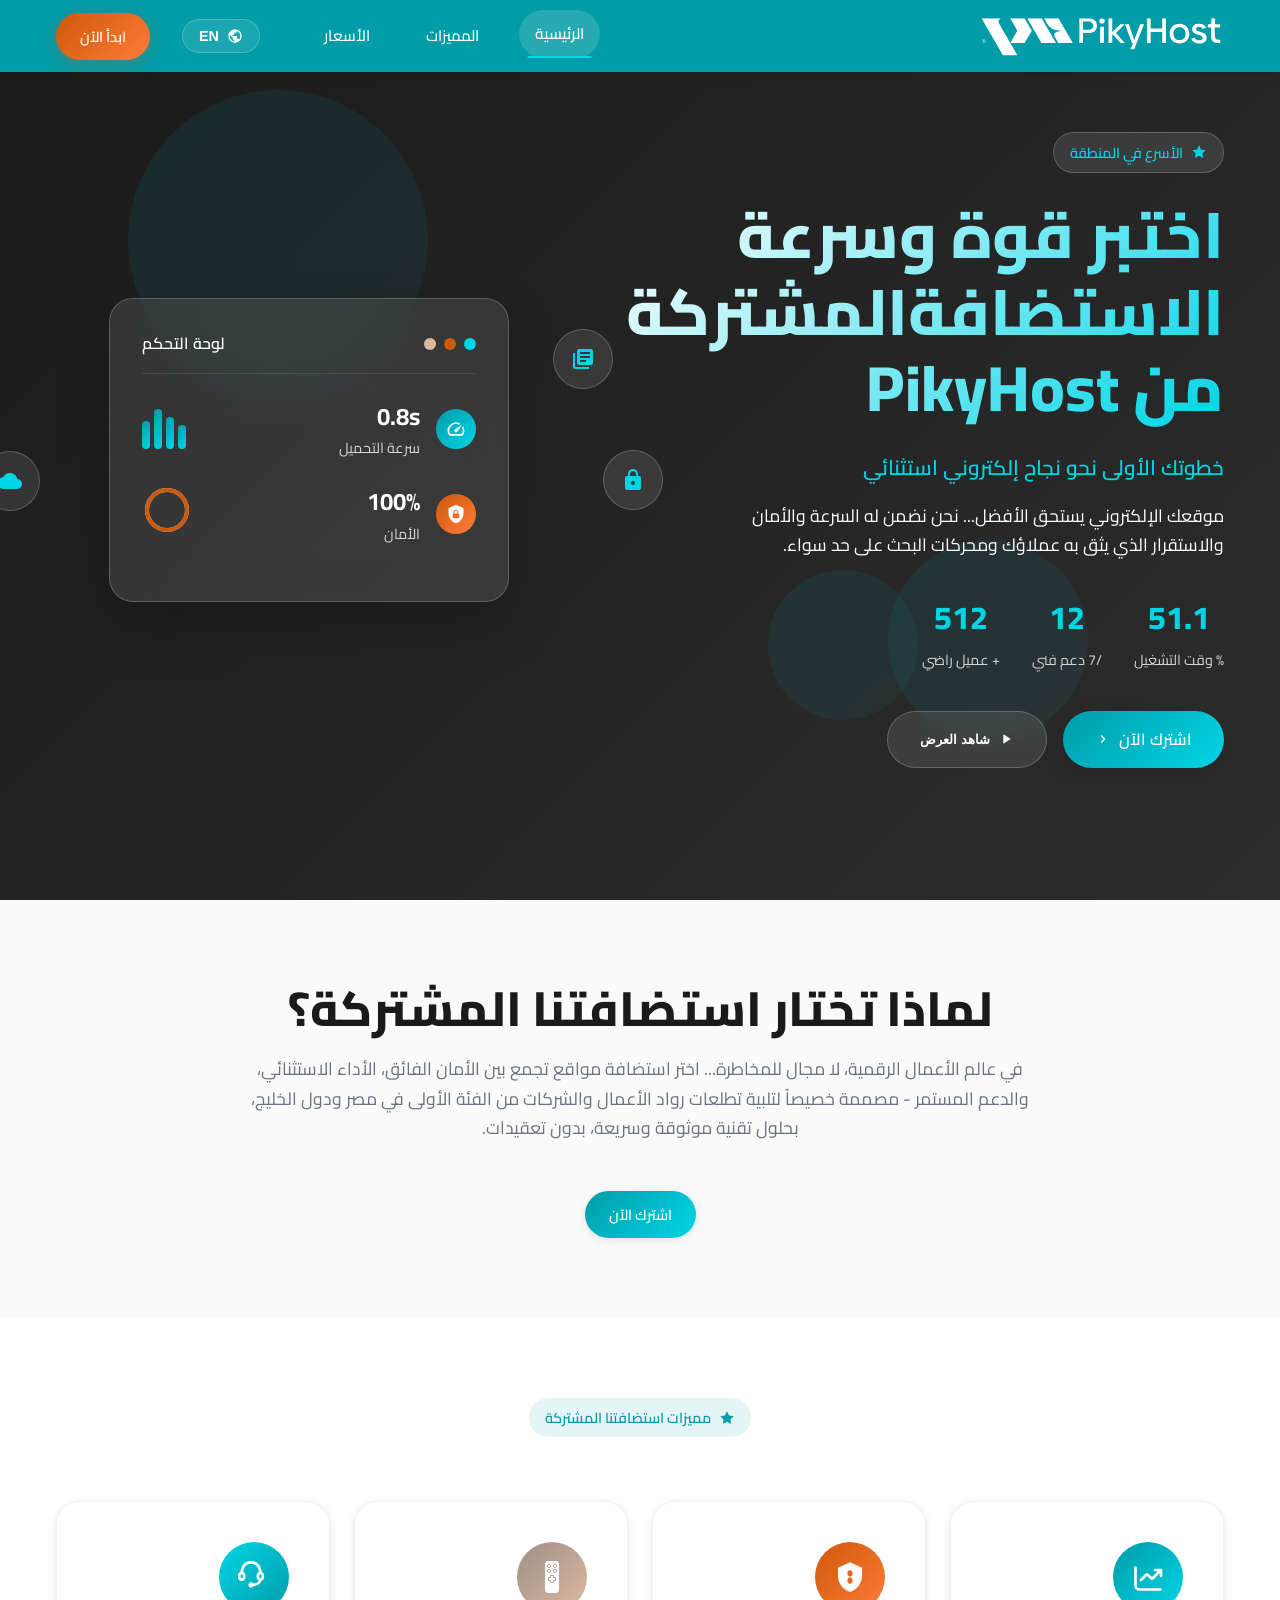
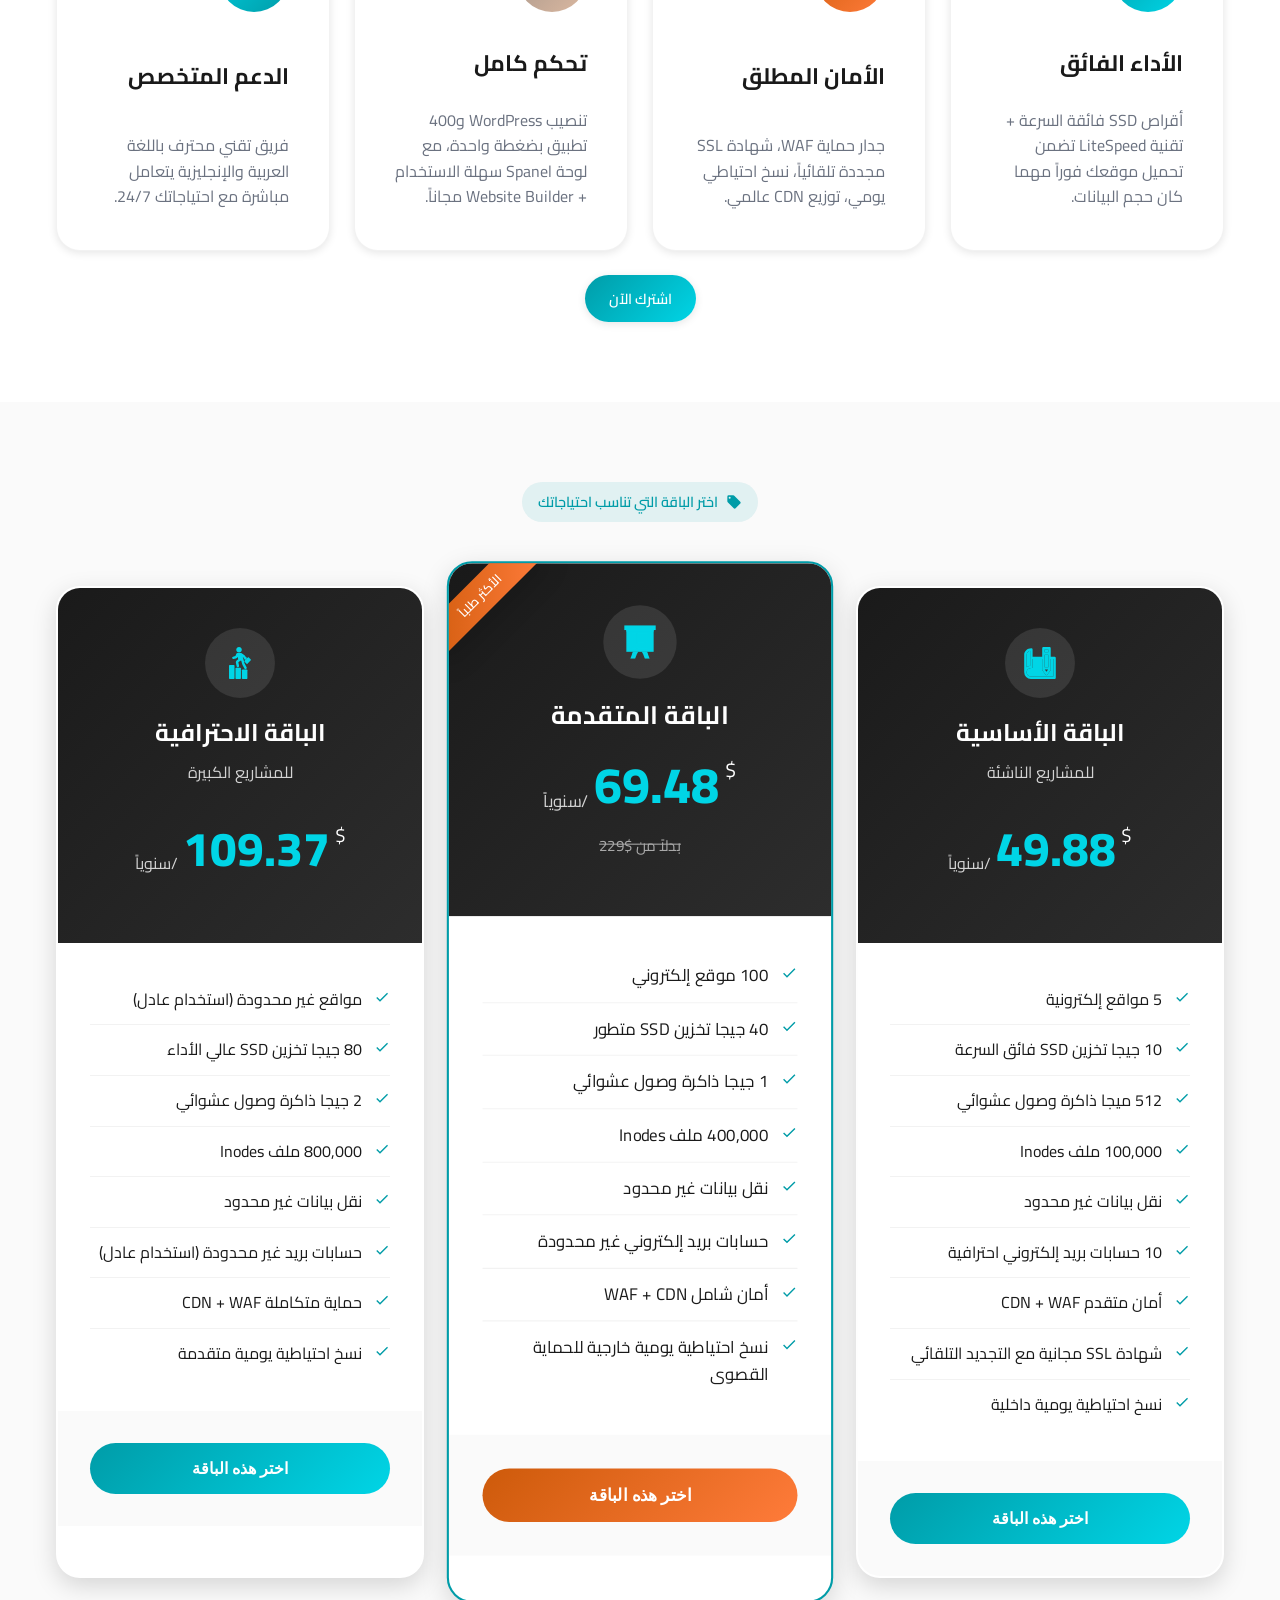
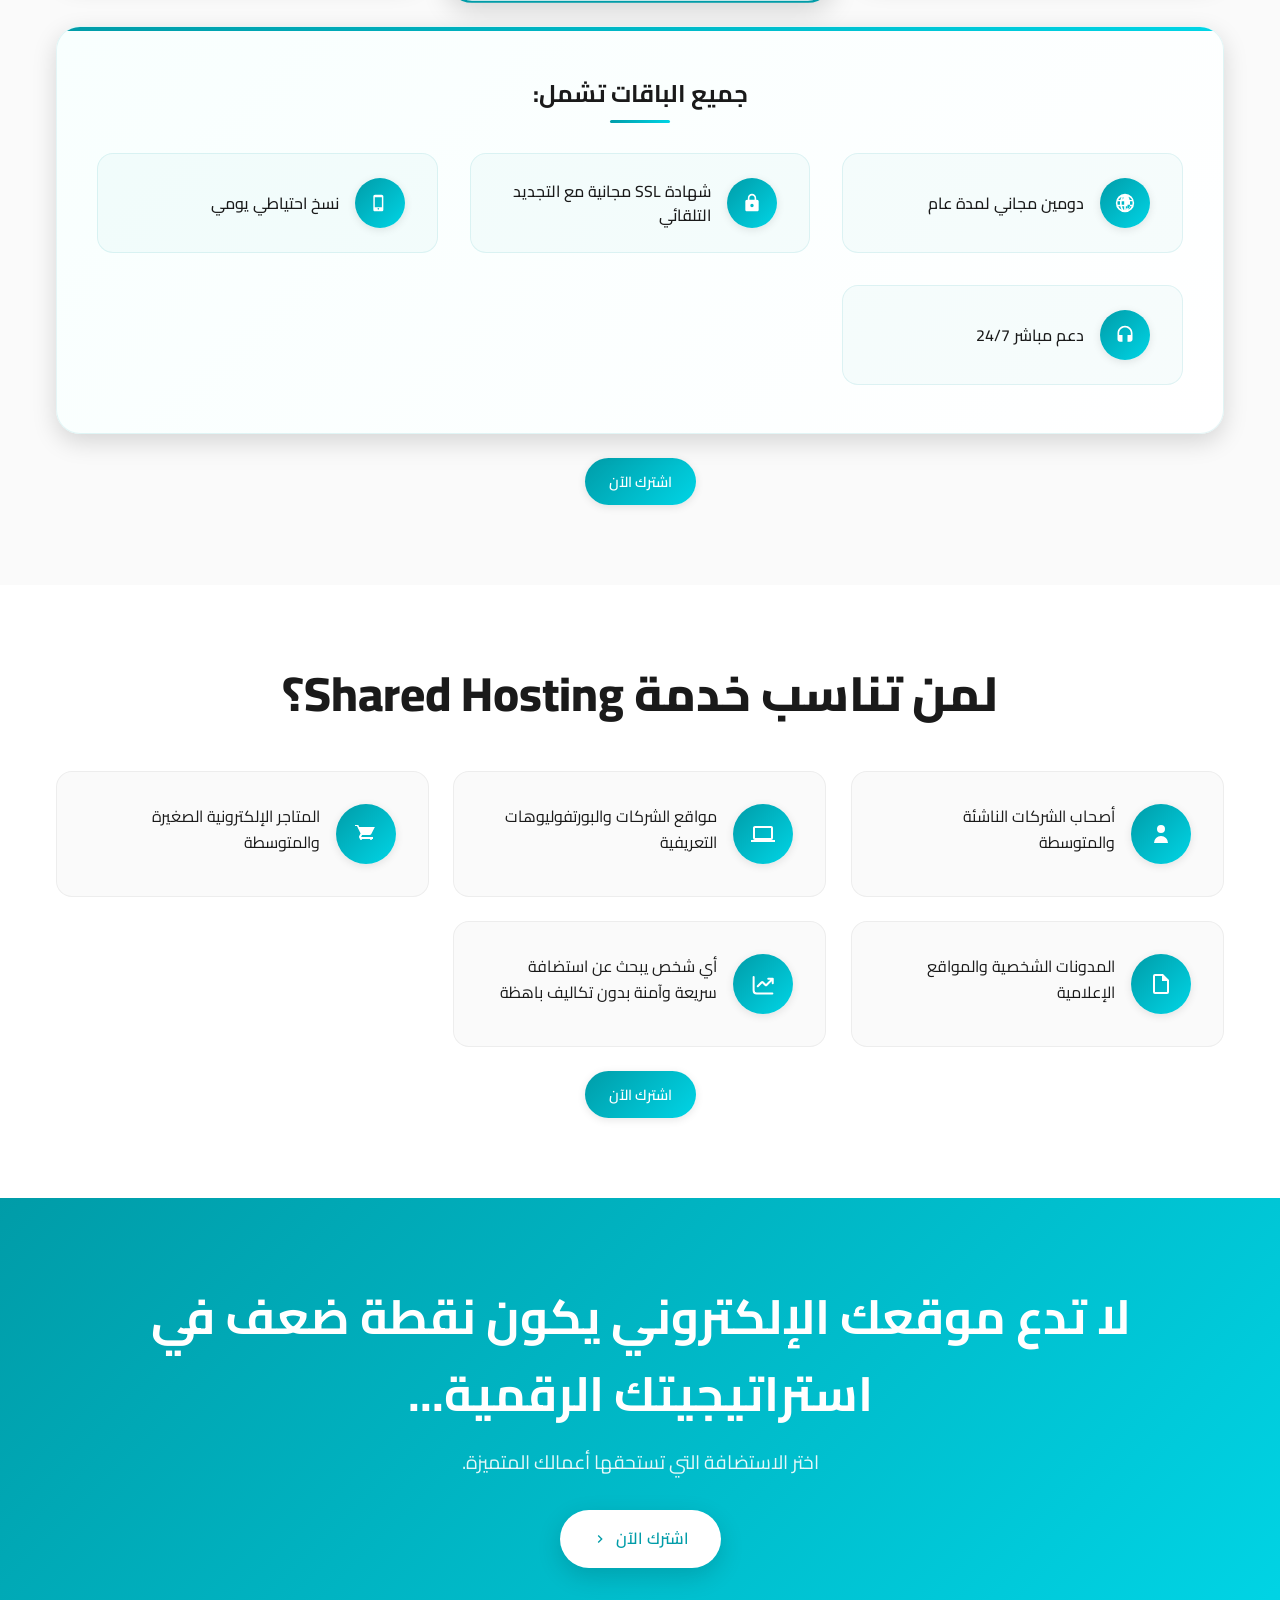
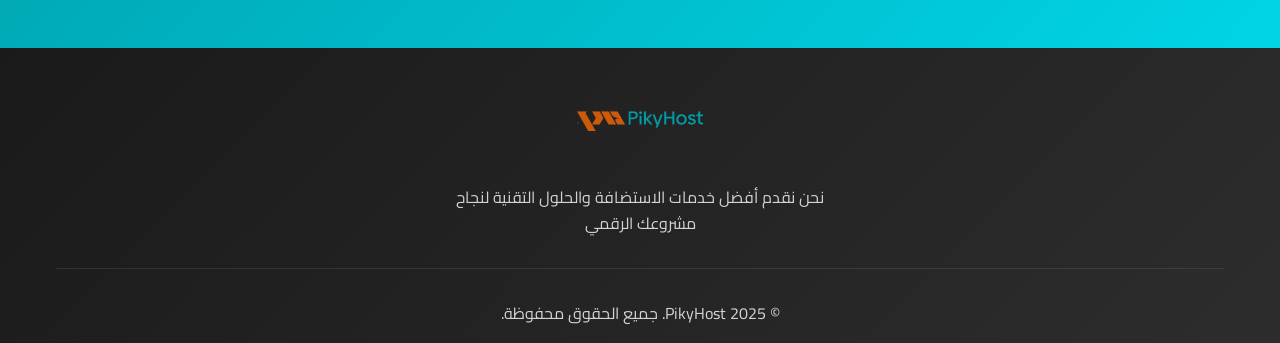
<file: index.html>
<!DOCTYPE html>
<html lang="ar" dir="rtl">
  <head>
    <meta charset="UTF-8" />
    <meta name="viewport" content="width=device-width, initial-scale=1.0" />
    <title>PikyHost - استضافة مواقع موثوقة وسريعة</title>

    <!-- Performance Optimizations -->
    <link
      rel="preload"
      href="https://fonts.googleapis.com/css2?family=Cairo:wght@400;600;700&family=Inter:wght@400;600;700&display=swap"
      as="style"
    />
    <link rel="preconnect" href="https://fonts.googleapis.com" />
    <link rel="preconnect" href="https://fonts.gstatic.com" crossorigin />

    <!-- Critical CSS Inline -->
    <style>
      :root {
        --primary: #009ca8;
        --secondary: #cd5a0a;
        --accent1: #9e9086;
        --accent2: #00d5e6;
        --accent3: #dcb9a1;
        --text-dark: #1a1a1a;
        --text-light: #fff;
        --text-muted: #6b7280;
        --bg-light: #fafafa;
        --gradient-primary: linear-gradient(
          135deg,
          var(--primary) 0%,
          var(--accent2) 100%
        );
        --gradient-secondary: linear-gradient(
          135deg,
          var(--secondary) 0%,
          #ff7b3a 100%
        );
        --gradient-dark: linear-gradient(135deg, #1a1a1a 0%, #2d2d2d 100%);
        --shadow-sm: 0 2px 8px rgba(0, 0, 0, 0.1);
        --shadow-md: 0 8px 25px rgba(0, 0, 0, 0.15);
        --shadow-lg: 0 15px 35px rgba(0, 0, 0, 0.2);
        --border-radius: 16px;
        --transition: all 0.3s cubic-bezier(0.4, 0, 0.2, 1);
      }
      * {
        margin: 0;
        padding: 0;
        box-sizing: border-box;
      }
      body {
        font-family: Cairo, sans-serif;
        line-height: 1.6;
        color: var(--text-dark);
        overflow-x: hidden;
        background: var(--bg-light);
      }
      body[dir="ltr"] {
        font-family: Inter, sans-serif;
      }
      .loading-screen {
        position: fixed;
        top: 0;
        left: 0;
        width: 100%;
        height: 100%;
        background: var(--gradient-dark);
        display: flex;
        align-items: center;
        justify-content: center;
        z-index: 9999;
        transition: opacity 0.5s ease, visibility 0.5s ease;
      }
      .navbar {
        background: var(--primary);
        padding: 1rem 0;
        position: fixed;
        top: 0;
        width: 100%;
        z-index: 1000;
        transition: var(--transition);
      }
      .hero-section {
        min-height: 100vh;
        display: flex;
        align-items: center;
        position: relative;
        overflow: hidden;
        background: var(--gradient-dark);
      }
      .hero-content {
        position: relative;
        z-index: 3;
        color: var(--text-light);
      }
      .container {
        max-width: 1200px;
        margin: 0 auto;
        padding: 0 1rem;
      }
    </style>

    <!-- Load Fonts -->
    <link
      href="https://fonts.googleapis.com/css2?family=Cairo:wght@400;600;700&family=Inter:wght@400;600;700&display=swap"
      rel="stylesheet"
    />

    <!-- Main Stylesheet -->
    <link rel="stylesheet" href="styles.css" />

    <!-- Meta Tags -->
    <meta
      name="description"
      content="اكتشف قوة وسرعة استضافة PikyHost المشتركة - خطوتك الأولى نحو نجاح إلكتروني استثنائي"
    />
    <meta
      name="keywords"
      content="استضافة مواقع, PikyHost, hosting, web hosting"
    />
    <link rel="canonical" href="https://pikyhost.com" />

    <!-- Open Graph -->
    <meta
      property="og:title"
      content="PikyHost - استضافة مواقع موثوقة وسريعة"
    />
    <meta
      property="og:description"
      content="اختبر قوة وسرعة الاستضافة PikyHost المشتركة - خطوتك الأولى نحو نجاح إلكتروني استثنائي"
    />
    <meta property="og:type" content="website" />
    <meta property="og:url" content="https://pikyhost.com" />
  </head>
  <body>
    <!-- Loading Screen -->
    <div class="loading-screen" id="loadingScreen">
      <div class="loading-content">
        <div class="loading-logo">
          <svg width="120" height="60" viewBox="0 0 120 60" fill="none">
            <text
              x="60"
              y="35"
              font-family="Arial"
              font-size="20"
              font-weight="bold"
              fill="white"
              text-anchor="middle"
            >
              PikyHost
            </text>
          </svg>
        </div>
        <div class="loading-spinner"></div>
        <p class="loading-text">جاري التحميل...</p>
      </div>
    </div>

    <!-- Navigation -->
    <nav class="navbar" id="mainNavbar">
      <div class="container">
        <div class="navbar-content">
          <!-- Logo -->
          <a class="navbar-brand" href="#" data-aos="fade-right">
            <img
              src="assets/logo.svg"
              alt="PikyHost"
              width="120"
              height="45"
              loading="eager"
            />
          </a>

          <!-- Mobile Toggle Button -->
          <button
            class="navbar-toggler"
            type="button"
            id="navToggler"
            aria-label="Toggle navigation"
          >
            <span class="hamburger-line"></span>
            <span class="hamburger-line"></span>
            <span class="hamburger-line"></span>
          </button>

          <!-- Navigation Menu -->
          <div class="navbar-nav" id="navbarNav">
            <div class="nav-links">
              <a
                class="nav-link active"
                href="#hero"
                data-ar="الرئيسية"
                data-en="Home"
                >الرئيسية</a
              >
              <a
                class="nav-link"
                href="#features"
                data-ar="المميزات"
                data-en="Features"
                >المميزات</a
              >
              <a
                class="nav-link"
                href="#pricing"
                data-ar="الأسعار"
                data-en="Pricing"
                >الأسعار</a
              >
            </div>

            <!-- Language Toggle -->
            <div class="nav-language-toggle">
              <button
                id="navLangToggle"
                class="nav-lang-btn"
                aria-label="Switch language"
              >
                <svg
                  width="16"
                  height="16"
                  viewBox="0 0 24 24"
                  fill="currentColor"
                >
                  <path
                    d="M12 2C6.48 2 2 6.48 2 12s4.48 10 10 10 10-4.48 10-10S17.52 2 12 2zm-1 17.93c-3.94-.49-7-3.85-7-7.93 0-.62.08-1.21.21-1.79L9 15v1c0 1.1.9 2 2 2v1.93zm6.9-2.54c-.26-.81-1-1.39-1.9-1.39h-1v-3c0-.55-.45-1-1-1H8v-2h2c.55 0 1-.45 1-1V7h2c1.1 0 2-.9 2-2v-.41c2.93 1.19 5 4.06 5 7.41 0 2.08-.8 3.97-2.1 5.39z"
                  />
                </svg>
                <span id="navLangText">EN</span>
              </button>
            </div>

            <!-- CTA Button -->
            <div class="nav-cta">
              <a
                href="#pricing"
                class="nav-cta-btn"
                data-ar="ابدأ الآن"
                data-en="Get Started"
                >ابدأ الآن</a
              >
            </div>
          </div>
        </div>
      </div>
    </nav>

    <!-- Hero Section -->
    <section id="hero" class="hero-section">
      <div class="hero-background">
        <div class="hero-shapes">
          <div class="shape shape-1"></div>
          <div class="shape shape-2"></div>
          <div class="shape shape-3"></div>
        </div>
      </div>

      <div class="container">
        <div class="hero-grid">
          <div class="hero-content">
            <div class="hero-badge" data-aos="fade-up" data-aos-delay="100">
              <svg
                width="16"
                height="16"
                viewBox="0 0 24 24"
                fill="currentColor"
              >
                <path
                  d="M12 2l3.09 6.26L22 9.27l-5 4.87 1.18 6.88L12 17.77l-6.18 3.25L7 14.14 2 9.27l6.91-1.01L12 2z"
                />
              </svg>
              <span data-ar="الأسرع في المنطقة" data-en="Fastest in the Region"
                >الأسرع في المنطقة</span
              >
            </div>

            <h1
              class="hero-title"
              data-aos="fade-up"
              data-aos-delay="200"
              data-ar="اختبر قوة وسرعة الاستضافةالمشتركة من PikyHost "
              data-en="Discover the Power and Speed of PikyHost's Shared Hosting"
            >
              اكتشف قوة وسرعة استضافة PikyHost المشتركة
            </h1>

            <p
              class="hero-subtitle"
              data-aos="fade-up"
              data-aos-delay="300"
              data-ar="خطوتك الأولى نحو نجاح إلكتروني استثنائي"
              data-en="Your First Step Towards Exceptional Digital Success"
            >
              خطوتك الأولى نحو نجاح إلكتروني استثنائي
            </p>

            <p
              class="hero-description"
              data-aos="fade-up"
              data-aos-delay="400"
              data-ar="موقعك الإلكتروني يستحق الأفضل... نحن نضمن له السرعة والأمان والاستقرار الذي يثق به عملاؤك ومحركات البحث على حد سواء."
              data-en="Your Website Deserves the Best... We guarantee the speed, security, and stability your clients and search engines can always trust."
            >
              موقعك الإلكتروني يستحق الأفضل... نحن نضمن له السرعة والأمان
              والاستقرار الذي يثق به عملاؤك ومحركات البحث على حد سواء.
            </p>

            <div class="hero-stats" data-aos="fade-up" data-aos-delay="500">
              <div class="stat-item">
                <div class="stat-number" data-count="99.9">0</div>
                <div
                  class="stat-label"
                  data-ar="% وقت التشغيل"
                  data-en="% Uptime"
                >
                  % وقت التشغيل
                </div>
              </div>
              <div class="stat-item">
                <div class="stat-number" data-count="24">0</div>
                <div
                  class="stat-label"
                  data-ar="/7 دعم فني"
                  data-en="/7 Support"
                >
                  7/ دعم فني
                </div>
              </div>
              <div class="stat-item">
                <div class="stat-number" data-count="1000">0</div>
                <div
                  class="stat-label"
                  data-ar="+ عميل راضي"
                  data-en="+ Happy Clients"
                >
                  + عميل راضي
                </div>
              </div>
            </div>

            <div class="hero-buttons" data-aos="fade-up" data-aos-delay="600">
              <a href="#" class="btn-primary-modern" id="heroSubscribeBtn">
                <span data-ar="اشترك الآن" data-en="Subscribe Now"
                  >اشترك الآن</span
                >
                <svg
                  width="16"
                  height="16"
                  viewBox="0 0 24 24"
                  fill="currentColor"
                >
                  <path
                    d="M8.59 16.59L13.17 12 8.59 7.41 10 6l6 6-6 6-1.41-1.41z"
                  />
                </svg>
              </a>
              <button class="btn-secondary-modern" id="heroVideoBtn">
                <svg
                  width="16"
                  height="16"
                  viewBox="0 0 24 24"
                  fill="currentColor"
                >
                  <path d="M8 5v14l11-7z" />
                </svg>
                <span data-ar="شاهد العرض" data-en="Watch Demo"
                  >شاهد العرض</span
                >
              </button>
            </div>
          </div>

          <div class="hero-visual" data-aos="fade-left" data-aos-delay="700">
            <div class="hero-card floating">
              <div class="card-header">
                <div class="card-dots">
                  <span></span>
                  <span></span>
                  <span></span>
                </div>
                <div
                  class="card-title"
                  data-ar="لوحة التحكم"
                  data-en="Control Panel"
                >
                  لوحة التحكم
                </div>
              </div>
              <div class="card-content">
                <div class="metric-row">
                  <div class="metric">
                    <div class="metric-icon primary">
                      <svg
                        width="20"
                        height="20"
                        viewBox="0 0 24 24"
                        fill="currentColor"
                      >
                        <path
                          d="M20.38 8.57l-1.23 1.85a8 8 0 0 1-.22 7.58H5.07A8 8 0 0 1 15.58 6.85l1.85-1.23A10 10 0 0 0 3.35 19a2 2 0 0 0 1.72 1h13.85a2 2 0 0 0 1.74-1 10 10 0 0 0-.27-10.44z"
                        />
                        <path
                          d="M10.59 15.41a2 2 0 0 0 2.83 0l5.66-8.49-8.49 5.66a2 2 0 0 0 0 2.83z"
                        />
                      </svg>
                    </div>
                    <div class="metric-info">
                      <div class="metric-value">0.8s</div>
                      <div
                        class="metric-label"
                        data-ar="سرعة التحميل"
                        data-en="Load Time"
                      >
                        سرعة التحميل
                      </div>
                    </div>
                  </div>
                  <div class="metric-chart">
                    <div class="chart-bar" style="height: 60%"></div>
                    <div class="chart-bar" style="height: 80%"></div>
                    <div class="chart-bar" style="height: 100%"></div>
                    <div class="chart-bar" style="height: 70%"></div>
                  </div>
                </div>

                <div class="metric-row">
                  <div class="metric">
                    <div class="metric-icon secondary">
                      <svg
                        width="20"
                        height="20"
                        viewBox="0 0 24 24"
                        fill="currentColor"
                      >
                        <path
                          d="M12,1L3,5V11C3,16.55 6.84,21.74 12,23C17.16,21.74 21,16.55 21,11V5L12,1M12,7C13.4,7 14.8,8.6 14.8,10V11.5C15.4,11.5 16,12.4 16,13V16C16,16.6 15.6,17 15,17H9C8.4,17 8,16.6 8,16V13C8,12.4 8.4,11.5 9,11.5V10C9,8.6 10.6,7 12,7M12,8.2C11.2,8.2 10.2,8.7 10.2,10V11.5H13.8V10C13.8,8.7 12.8,8.2 12,8.2Z"
                        />
                      </svg>
                    </div>
                    <div class="metric-info">
                      <div class="metric-value">100%</div>
                      <div
                        class="metric-label"
                        data-ar="الأمان"
                        data-en="Security"
                      >
                        الأمان
                      </div>
                    </div>
                  </div>
                  <div class="progress-ring">
                    <svg width="50" height="50">
                      <circle
                        cx="25"
                        cy="25"
                        r="20"
                        stroke="#e0e0e0"
                        stroke-width="4"
                        fill="none"
                      />
                      <circle
                        cx="25"
                        cy="25"
                        r="20"
                        stroke="var(--secondary)"
                        stroke-width="4"
                        fill="none"
                        stroke-dasharray="125.6"
                        stroke-dashoffset="0"
                        class="progress-circle"
                      />
                    </svg>
                  </div>
                </div>
              </div>
            </div>

            <div class="floating-elements">
              <div class="floating-element element-1">
                <svg
                  width="24"
                  height="24"
                  viewBox="0 0 24 24"
                  fill="currentColor"
                >
                  <path
                    d="M4 6H2v14c0 1.1.9 2 2 2h14v-2H4V6zm16-4H8c-1.1 0-2 .9-2 2v12c0 1.1.9 2 2 2h12c1.1 0 2-.9 2-2V4c0-1.1-.9-2-2-2zm-1 9H9V9h10v2zm-4 4H9v-2h6v2zm4-8H9V5h10v2z"
                  />
                </svg>
              </div>
              <div class="floating-element element-2">
                <svg
                  width="24"
                  height="24"
                  viewBox="0 0 24 24"
                  fill="currentColor"
                >
                  <path
                    d="M19.35 10.04C18.67 6.59 15.64 4 12 4 9.11 4 6.6 5.64 5.35 8.04 2.34 8.36 0 10.91 0 14c0 3.31 2.69 6 6 6h13c2.76 0 5-2.24 5-5 0-2.64-2.05-4.78-4.65-4.96z"
                  />
                </svg>
              </div>
              <div class="floating-element element-3">
                <svg
                  width="24"
                  height="24"
                  viewBox="0 0 24 24"
                  fill="currentColor"
                >
                  <path
                    d="M18 8h-1V6c0-2.76-2.24-5-5-5S7 3.24 7 6v2H6c-1.1 0-2 .9-2 2v10c0 1.1.9 2 2 2h12c1.1 0 2-.9 2-2V10c0-1.1-.9-2-2-2zm-6 9c-1.1 0-2-.9-2-2s.9-2 2-2 2 .9 2 2-.9 2-2 2zm3.1-9H8.9V6c0-1.71 1.39-3.1 3.1-3.1 1.71 0 3.1 1.39 3.1 3.1v2z"
                  />
                </svg>
              </div>
            </div>
          </div>
        </div>
      </div>
    </section>

    <!-- Why Choose Section -->
    <section class="why-choose-section">
      <div class="container">
        <div class="section-header text-center" data-aos="fade-up">
          <h2
            class="section-title"
            data-ar="لماذا تختار استضافتنا المشتركة؟"
            data-en="Why Choose Our Shared Hosting?"
          >
            لماذا تختار استضافتنا المشتركة؟
          </h2>
          <p
            class="section-description"
            data-ar="في عالم الأعمال الرقمية، لا مجال للمخاطرة... اختر استضافة مواقع تجمع بين الأمان الفائق، الأداء الاستثنائي، والدعم المستمر - مصممة خصيصاً لتلبية تطلعات رواد الأعمال والشركات من الفئة الأولى في مصر ودول الخليج، بحلول تقنية موثوقة وسريعة، بدون تعقيدات."
            data-en="In the world of digital business, there is no room for risk... Choose shared hosting that combines top-level security, outstanding performance, and continuous support—carefully designed to meet the ambitions of entrepreneurs and Class A businesses in Egypt and the Gulf region, with reliable, fast technological solutions without complications."
          >
            في عالم الأعمال الرقمية، لا مجال للمخاطرة... اختر استضافة مواقع تجمع
            بين الأمان الفائق، الأداء الاستثنائي، والدعم المستمر - مصممة خصيصاً
            لتلبية تطلعات رواد الأعمال والشركات من الفئة الأولى في مصر ودول
            الخليج، بحلول تقنية موثوقة وسريعة، بدون تعقيدات.
          </p>
        </div>
        <div class="feature-cta">
          <a href="#pricing" class="btn-feature-cta" id="supportSubscribeBtn">
            <span data-ar="اشترك الآن" data-en="Subscribe Now">اشترك الآن</span>
          </a>
        </div>
      </div>
    </section>

    <!-- Features Section -->
    <section id="features" class="features-section">
      <div class="container">
        <div class="section-header text-center" data-aos="fade-up">
          <div class="section-badge">
            <svg width="16" height="16" viewBox="0 0 24 24" fill="currentColor">
              <path
                d="M12 2l3.09 6.26L22 9.27l-5 4.87 1.18 6.88L12 17.77l-6.18 3.25L7 14.14 2 9.27l6.91-1.01L12 2z"
              />
            </svg>
            <span
              data-ar="مميزات استضافتنا المشتركة"
              data-en="Features of Our Shared Hosting"
              >مميزات استضافتنا المشتركة</span
            >
          </div>
        </div>

        <div class="features-grid">
          <div
            class="feature-card modern"
            data-aos="fade-up"
            data-aos-delay="100"
          >
            <div class="feature-icon-wrapper">
              <div class="feature-icon primary">
                <svg
                  width="32"
                  height="32"
                  viewBox="0 0 24 24"
                  fill="currentColor"
                >
                  <path
                    d="M2.625 3.875a1 1 0 0 1 1 1v13.5a2 2 0 0 0 2 2h15.75a1 1 0 1 1 0 2H5.625a4 4 0 0 1-4-4v-13.5a1 1 0 0 1 1-1Z"
                  ></path>
                  <path
                    d="M20.75 9.164v2.086a1 1 0 1 0 2 0v-4.5a1 1 0 0 0-1-1h-4.5a1 1 0 1 0 0 2h2.086L15 12.086l-2.513-2.513a1.75 1.75 0 0 0-2.474 0l-3.97 3.97a1 1 0 1 0 1.414 1.414l3.793-3.793 2.513 2.513a1.75 1.75 0 0 0 2.474 0l4.513-4.513Z"
                  ></path>
                </svg>
              </div>
              <div class="icon-bg"></div>
            </div>
            <h3 data-ar="الأداء الفائق" data-en="Superior Performance">
              الأداء الفائق
            </h3>
            <p
              data-ar="أقراص SSD فائقة السرعة + تقنية LiteSpeed تضمن تحميل موقعك فوراً مهما كان حجم البيانات."
              data-en="Ultra-fast SSD drives + LiteSpeed technology ensure instant website loading, regardless of data volume."
            >
              أقراص SSD فائقة السرعة + تقنية LiteSpeed تضمن تحميل موقعك فوراً
              مهما كان حجم البيانات.
            </p>
          </div>

          <div
            class="feature-card modern"
            data-aos="fade-up"
            data-aos-delay="200"
          >
            <div class="feature-icon-wrapper">
              <div class="feature-icon secondary">
                <svg
                  width="32"
                  height="32"
                  viewBox="0 0 24 24"
                  fill="currentColor"
                >
                  <path
                    d="M21,11C21,16.55 17.16,21.74 12,23C6.84,21.74 3,16.55 3,11V5L12,1L21,5V11M12,7C10.89,7 10,7.89 10,9A3,3 0 0,0 13,12A3,3 0 0,0 10,15C10,16.11 10.89,17 12,17C13.11,17 14,16.11 14,15A3,3 0 0,0 11,12A3,3 0 0,0 14,9C14,7.89 13.11,7 12,7Z"
                  />
                </svg>
              </div>
              <div class="icon-bg"></div>
            </div>
            <h3 data-ar="الأمان المطلق" data-en="Absolute Security">
              الأمان المطلق
            </h3>
            <p
              data-ar="جدار حماية WAF، شهادة SSL مجددة تلقائياً، نسخ احتياطي يومي، توزيع CDN عالمي."
              data-en="WAF firewall, automatically renewed SSL certificate, daily backups, and global CDN distribution."
            >
              جدار حماية WAF، شهادة SSL مجددة تلقائياً، نسخ احتياطي يومي، توزيع
              CDN عالمي.
            </p>
          </div>

          <div
            class="feature-card modern"
            data-aos="fade-up"
            data-aos-delay="300"
          >
            <div class="feature-icon-wrapper">
              <div class="feature-icon accent">
                <svg width="32" height="32" viewBox="0 0 32 32" fill="currentColor">
                  <path d="M20,10c0,0.551-0.449,1-1,1s-1-0.449-1-1s0.449-1,1-1S20,9.449,20,10z M17,17v-1v-1h-2v1v1h-1h-1v2h1h1v1 v1h2v-1v-1h1h1v-2h-1H17z M13,6c0.551,0,1-0.449,1-1s-0.449-1-1-1s-1,0.449-1,1S12.449,6,13,6z M19,4c-0.551,0-1,0.449-1,1 s0.449,1,1,1s1-0.449,1-1S19.551,4,19,4z M23,3v26c0,1.657-1.343,3-3,3h-8c-1.657,0-3-1.343-3-3V3c0-1.657,1.343-3,3-3h8 C21.657,0,23,1.343,23,3z M11,5c0,1.105,0.895,2,2,2s2-0.895,2-2c0-1.105-0.895-2-2-2S11,3.895,11,5z M13,12c1.105,0,2-0.895,2-2 c0-1.105-0.895-2-2-2s-2,0.895-2,2C11,11.105,11.895,12,13,12z M20,17c0-0.552-0.448-1-1-1h-1v-1c0-0.552-0.448-1-1-1h-2 c-0.552,0-1,0.448-1,1v1h-1c-0.552,0-1,0.448-1,1v2c0,0.552,0.448,1,1,1h1v1c0,0.552,0.448,1,1,1h2c0.552,0,1-0.448,1-1v-1h1 c0.552,0,1-0.448,1-1V17z M21,10c0-1.105-0.895-2-2-2s-2,0.895-2,2c0,1.105,0.895,2,2,2S21,11.105,21,10z M21,5c0-1.105-0.895-2-2-2 s-2,0.895-2,2c0,1.105,0.895,2,2,2S21,6.105,21,5z M14,10c0-0.551-0.449-1-1-1s-1,0.449-1,1s0.449,1,1,1S14,10.551,14,10z"/>
                </svg>
              </div>
              <div class="icon-bg"></div>
            </div>
            <h3 data-ar="تحكم كامل" data-en="Full Control">تحكم كامل</h3>
            <p
              data-ar="تنصيب WordPress و400 تطبيق بضغطة واحدة، مع لوحة Spanel سهلة الاستخدام + Website Builder مجاناً."
              data-en="One-click installation for WordPress and 400+ applications, with an easy-to-use Spanel control panel + free Website Builder."
            >
              تنصيب WordPress و400 تطبيق بضغطة واحدة، مع لوحة Spanel سهلة
              الاستخدام + Website Builder مجاناً.
            </p>
          </div>

          <div
            class="feature-card modern"
            data-aos="fade-up"
            data-aos-delay="400"
          >
            <div class="feature-icon-wrapper">
              <div class="feature-icon tertiary">
                <svg width="32" height="32" viewBox="0 0 512 512" fill="currentColor">
                  <path d="M379.734355,174.506667 C373.121022,106.666667 333.014355,-2.13162821e-14 209.067688,-2.13162821e-14 C85.1210217,-2.13162821e-14 45.014355,106.666667 38.4010217,174.506667 C15.2012632,183.311569 -0.101643453,205.585799 0.000508304259,230.4 L0.000508304259,260.266667 C0.000508304259,293.256475 26.7445463,320 59.734355,320 C92.7241638,320 119.467688,293.256475 119.467688,260.266667 L119.467688,230.4 C119.360431,206.121456 104.619564,184.304973 82.134355,175.146667 C86.4010217,135.893333 107.307688,42.6666667 209.067688,42.6666667 C310.827688,42.6666667 331.521022,135.893333 335.787688,175.146667 C313.347976,184.324806 298.68156,206.155851 298.667688,230.4 L298.667688,260.266667 C298.760356,283.199651 311.928618,304.070103 332.587688,314.026667 C323.627688,330.88 300.801022,353.706667 244.694355,360.533333 C233.478863,343.50282 211.780225,336.789048 192.906491,344.509658 C174.032757,352.230268 163.260418,372.226826 167.196286,392.235189 C171.132153,412.243552 188.675885,426.666667 209.067688,426.666667 C225.181549,426.577424 239.870491,417.417465 247.041022,402.986667 C338.561022,392.533333 367.787688,345.386667 376.961022,317.653333 C401.778455,309.61433 418.468885,286.351502 418.134355,260.266667 L418.134355,230.4 C418.23702,205.585799 402.934114,183.311569 379.734355,174.506667 Z M76.8010217,260.266667 C76.8010217,269.692326 69.1600148,277.333333 59.734355,277.333333 C50.3086953,277.333333 42.6676884,269.692326 42.6676884,260.266667 L42.6676884,230.4 C42.6676884,224.302667 45.9205765,218.668499 51.2010216,215.619833 C56.4814667,212.571166 62.9872434,212.571166 68.2676885,215.619833 C73.5481336,218.668499 76.8010217,224.302667 76.8010217,230.4 L76.8010217,260.266667 Z M341.334355,230.4 C341.334355,220.97434 348.975362,213.333333 358.401022,213.333333 C367.826681,213.333333 375.467688,220.97434 375.467688,230.4 L375.467688,260.266667 C375.467688,269.692326 367.826681,277.333333 358.401022,277.333333 C348.975362,277.333333 341.334355,269.692326 341.334355,260.266667 L341.334355,230.4 Z"/>
                </svg>
              </div>
              <div class="icon-bg"></div>
            </div>
            <h3 data-ar="الدعم المتخصص" data-en="Specialized Support">
              الدعم المتخصص
            </h3>
            <p
              data-ar="فريق تقني محترف باللغة العربية والإنجليزية يتعامل مباشرة مع احتياجاتك 24/7."
              data-en="A professional technical support team, available in Arabic and English, directly addressing your needs 24/7."
            >
              فريق تقني محترف باللغة العربية والإنجليزية يتعامل مباشرة مع
              احتياجاتك 24/7.
            </p>
          </div>
        </div>

        <div class="feature-cta">
          <a href="#pricing" class="btn-feature-cta" id="supportSubscribeBtn">
            <span data-ar="اشترك الآن" data-en="Subscribe Now">اشترك الآن</span>
          </a>
        </div>
      </div>
    </section>

    <!-- Pricing Section -->
    <section id="pricing" class="pricing-section">
      <div class="container">
        <div class="section-header text-center" data-aos="fade-up">
          <div class="section-badge">
            <svg width="16" height="16" viewBox="0 0 24 24" fill="currentColor">
              <path
                d="M5.5 7A1.5 1.5 0 0 1 4 5.5A1.5 1.5 0 0 1 5.5 4A1.5 1.5 0 0 1 7 5.5A1.5 1.5 0 0 1 5.5 7M21.41 11.58L12.41 2.58A2 2 0 0 0 11 2H4A2 2 0 0 0 2 4V11A2 2 0 0 0 2.59 12.42L11.59 21.42A2 2 0 0 0 13 22A2 2 0 0 0 14.41 21.41L21.41 14.41A2 2 0 0 0 22 13A2 2 0 0 0 21.41 11.58Z"
              />
            </svg>
            <span
              data-ar="اختر الباقة التي تناسب احتياجاتك"
              data-en="Choose the Plan That Suits Your Needs"
              >اختر الباقة التي تناسب احتياجاتك</span
            >
          </div>
        </div>

        <div class="pricing-grid">
          <!-- Basic Plan -->
          <div
            class="pricing-card modern"
            data-aos="fade-up"
            data-aos-delay="200"
          >
            <div class="pricing-header">
              <div class="plan-icon">
               <svg width="32" height="32" viewBox="-0.5 0 80 80" fill="currentColor">
                 <g transform="translate(-401.03 -70.142)">
                   <g>
                     <g>
                       <path d="M480.03,97.331v49.811a3,3,0,0,1-3,3H417.68a16.671,16.671,0,0,1-16.65-16.65V89.752c0-9.49,7.741-16.65,18-16.65a3,3,0,0,1,3,3V94.331h23.991V73.142a3,3,0,0,1,3-3H464.33a3,3,0,0,1,3,3V94.331h9.7A3,3,0,0,1,480.03,97.331Zm-6,46.811V100.331h-6.7v26.6a2.977,2.977,0,0,1-.6,1.8l-7.671,10.231a3,3,0,0,1-4.8,0l-7.64-10.2a3,3,0,0,1-.6-1.8V100.331H422.03v19.5a3,3,0,0,1-3,3c-6.95,0-12,4.48-12,10.661a10.666,10.666,0,0,0,10.65,10.65Zm-12.7-23.571V89.462h-9.309v31.13Zm0-37.1v-7.33h-9.309v7.33Zm-4.67,48.69,4.2-5.591-8.379.021Zm-40.63-15.121V79.392c-5.36,1.1-9,5.12-9,10.36v31.12A18.429,18.429,0,0,1,416.03,117.041Z"/>
                       <path d="M474.03,100.331v43.811H417.68a10.666,10.666,0,0,1-10.65-10.65c0-6.181,5.05-10.661,12-10.661a3,3,0,0,0,3-3v-19.5h23.991v26.631a3,3,0,0,0,.6,1.8l7.64,10.2a3,3,0,0,0,4.8,0l7.671-10.231a2.977,2.977,0,0,0,.6-1.8v-26.6Z"/>
                       <path d="M461.33,89.462v31.109l-9.31.021V89.462Z"/>
                       <rect width="9.31" height="7.33" transform="translate(452.021 76.142)"/>
                       <path d="M416.03,79.392v37.649a18.429,18.429,0,0,0-9,3.831V89.752C407.03,84.512,410.67,80.492,416.03,79.392Z"/>
                     </g>
                   </g>
                 </g>
               </svg>
              </div>
              <h3 data-ar="الباقة الأساسية" data-en="Basic Plan">
                الباقة الأساسية
              </h3>
              <p data-ar="للمشاريع الناشئة" data-en="For startups">
                للمشاريع الناشئة
              </p>
              <div class="price-wrapper">
                <div class="price">
                  <span class="currency">$</span>
                  <span class="amount">49.88</span>
                  <span class="period" data-ar="/سنوياً" data-en="/year"
                    >/سنوياً</span
                  >
                </div>
              </div>
            </div>

            <div class="pricing-features">
              <ul>
                <li>
                  <svg
                    width="16"
                    height="16"
                    viewBox="0 0 24 24"
                    fill="currentColor"
                  >
                    <path
                      d="M9 16.17L4.83 12l-1.42 1.41L9 19 21 7l-1.41-1.41z"
                    /></svg
                  ><span data-ar="5 مواقع إلكترونية" data-en="5 websites"
                    >5 مواقع إلكترونية</span
                  >
                </li>
                <li>
                  <svg
                    width="16"
                    height="16"
                    viewBox="0 0 24 24"
                    fill="currentColor"
                  >
                    <path
                      d="M9 16.17L4.83 12l-1.42 1.41L9 19 21 7l-1.41-1.41z"
                    /></svg
                  ><span
                    data-ar="10 جيجا تخزين SSD فائق السرعة"
                    data-en="10 GB ultra-fast SSD storage"
                    >10 جيجا تخزين SSD فائق السرعة</span
                  >
                </li>
                <li>
                  <svg
                    width="16"
                    height="16"
                    viewBox="0 0 24 24"
                    fill="currentColor"
                  >
                    <path
                      d="M9 16.17L4.83 12l-1.42 1.41L9 19 21 7l-1.41-1.41z"
                    /></svg
                  ><span
                    data-ar="512 ميجا ذاكرة وصول عشوائي"
                    data-en="512 MB RAM"
                    >512 ميجا ذاكرة وصول عشوائي</span
                  >
                </li>
                <li>
                  <svg
                    width="16"
                    height="16"
                    viewBox="0 0 24 24"
                    fill="currentColor"
                  >
                    <path
                      d="M9 16.17L4.83 12l-1.42 1.41L9 19 21 7l-1.41-1.41z"
                    /></svg
                  ><span data-ar="100,000 ملف Inodes" data-en="100,000 Inodes"
                    >100,000 ملف Inodes</span
                  >
                </li>
                <li>
                  <svg
                    width="16"
                    height="16"
                    viewBox="0 0 24 24"
                    fill="currentColor"
                  >
                    <path
                      d="M9 16.17L4.83 12l-1.42 1.41L9 19 21 7l-1.41-1.41z"
                    /></svg
                  ><span
                    data-ar="نقل بيانات غير محدود"
                    data-en="Unlimited data transfer"
                    >نقل بيانات غير محدود</span
                  >
                </li>
                <li>
                  <svg
                    width="16"
                    height="16"
                    viewBox="0 0 24 24"
                    fill="currentColor"
                  >
                    <path
                      d="M9 16.17L4.83 12l-1.42 1.41L9 19 21 7l-1.41-1.41z"
                    /></svg
                  ><span
                    data-ar="10 حسابات بريد إلكتروني احترافية"
                    data-en="10 professional email accounts"
                    >10 حسابات بريد إلكتروني احترافية</span
                  >
                </li>
                <li>
                  <svg
                    width="16"
                    height="16"
                    viewBox="0 0 24 24"
                    fill="currentColor"
                  >
                    <path
                      d="M9 16.17L4.83 12l-1.42 1.41L9 19 21 7l-1.41-1.41z"
                    /></svg
                  ><span
                    data-ar="أمان متقدم CDN + WAF"
                    data-en="Advanced CDN + WAF security"
                    >أمان متقدم CDN + WAF</span
                  >
                </li>
                <li>
                  <svg
                    width="16"
                    height="16"
                    viewBox="0 0 24 24"
                    fill="currentColor"
                  >
                    <path
                      d="M9 16.17L4.83 12l-1.42 1.41L9 19 21 7l-1.41-1.41z"
                    /></svg
                  ><span
                    data-ar="شهادة SSL مجانية مع التجديد التلقائي"
                    data-en="Free SSL certificate with automatic renewal"
                    >شهادة SSL مجانية مع التجديد التلقائي</span
                  >
                </li>
                <li>
                  <svg
                    width="16"
                    height="16"
                    viewBox="0 0 24 24"
                    fill="currentColor"
                  >
                    <path
                      d="M9 16.17L4.83 12l-1.42 1.41L9 19 21 7l-1.41-1.41z"
                    /></svg
                  ><span
                    data-ar="نسخ احتياطية يومية داخلية"
                    data-en="Daily internal backups"
                    >نسخ احتياطية يومية داخلية</span
                  >
                </li>
              </ul>
            </div>

            <div class="pricing-footer">
              <button
                class="btn-plan-select"
                data-ar="اختر هذه الباقة"
                data-en="Choose This Plan"
              >
                اختر هذه الباقة
              </button>
            </div>
          </div>

          <!-- Advanced Plan -->
          <div
            class="pricing-card modern featured"
            data-aos="fade-up"
            data-aos-delay="300"
          >

           <div
              class="popular-badge" style="display: flex; align-items: center; justify-content: center; text-align: center;"
              data-ar="الأكثر طلباً"
              data-en="Most Popular"
            >
الأكثر طلباً </div>

            <div class="pricing-header">
              <div class="plan-icon">
               <svg width="32" height="32" viewBox="0 0 512 512" fill="currentColor">
                 <g>
                   <polygon points="223.354,402.33 210.475,436.126 181.578,512 108.469,512 137.365,436.126 150.244,402.33 "/>
                   <polygon points="403.538,512 330.417,512 301.521,436.126 288.642,402.33 361.751,402.33 374.63,436.126 "/>
                 </g>
                 <g>
                   <polygon points="150.244,402.33 223.354,402.33 210.475,436.126 137.365,436.126 "/>
                   <polygon points="374.63,436.126 301.521,436.126 288.642,402.33 361.751,402.33 "/>
                 </g>
                 <rect x="47.897" y="73.11" width="416.207" height="331.63"/>
                 <rect x="47.897" y="57.423" width="416.207" height="38.115"/>
                 <rect x="16.816" width="478.369" height="73.11"/>
                 <path d="M119.246,102.177V375.68h273.502V102.177H119.246z M220.213,357.574v-23.899h-18.105v23.899h-64.756 V120.283h64.756v172.758h18.105v-33.839h97.048v-18.105h-97.049V120.283h154.431v120.814h-19.005v18.105h19.005v98.374H220.213 V357.574z"/>
               </svg>
              </div>
              <h3 data-ar="الباقة المتقدمة" data-en="Advanced Plan">
                الباقة المتقدمة
              </h3>
              <div class="price-wrapper">
                <div class="price">
                  <span class="currency">$</span>
                  <span class="amount">69.48</span>
                  <span class="period" data-ar="/سنوياً" data-en="/year"
                    >/سنوياً</span
                  >
                </div>
                <div
                  class="original-price"
                  data-ar="بدلاً من $229"
                  data-en="Instead of $229"
                >
                  بدلاً من $229
                </div>
              </div>
            </div>

            <div class="pricing-features">
              <ul>
                <li>
                  <svg
                    width="16"
                    height="16"
                    viewBox="0 0 24 24"
                    fill="currentColor"
                  >
                    <path
                      d="M9 16.17L4.83 12l-1.42 1.41L9 19 21 7l-1.41-1.41z"
                    /></svg
                  ><span data-ar="100 موقع إلكتروني" data-en="100 websites"
                    >100 موقع إلكتروني</span
                  >
                </li>
                <li>
                  <svg
                    width="16"
                    height="16"
                    viewBox="0 0 24 24"
                    fill="currentColor"
                  >
                    <path
                      d="M9 16.17L4.83 12l-1.42 1.41L9 19 21 7l-1.41-1.41z"
                    /></svg
                  ><span
                    data-ar="40 جيجا تخزين SSD متطور"
                    data-en="40 GB advanced SSD storage"
                    >40 جيجا تخزين SSD متطور</span
                  >
                </li>
                <li>
                  <svg
                    width="16"
                    height="16"
                    viewBox="0 0 24 24"
                    fill="currentColor"
                  >
                    <path
                      d="M9 16.17L4.83 12l-1.42 1.41L9 19 21 7l-1.41-1.41z"
                    /></svg
                  ><span data-ar="1 جيجا ذاكرة وصول عشوائي" data-en="1 GB RAM"
                    >1 جيجا ذاكرة وصول عشوائي</span
                  >
                </li>
                <li>
                  <svg
                    width="16"
                    height="16"
                    viewBox="0 0 24 24"
                    fill="currentColor"
                  >
                    <path
                      d="M9 16.17L4.83 12l-1.42 1.41L9 19 21 7l-1.41-1.41z"
                    /></svg
                  ><span data-ar="400,000 ملف Inodes" data-en="400,000 Inodes"
                    >400,000 ملف Inodes</span
                  >
                </li>
                <li>
                  <svg
                    width="16"
                    height="16"
                    viewBox="0 0 24 24"
                    fill="currentColor"
                  >
                    <path
                      d="M9 16.17L4.83 12l-1.42 1.41L9 19 21 7l-1.41-1.41z"
                    /></svg
                  ><span
                    data-ar="نقل بيانات غير محدود"
                    data-en="Unlimited data transfer"
                    >نقل بيانات غير محدود</span
                  >
                </li>
                <li>
                  <svg
                    width="16"
                    height="16"
                    viewBox="0 0 24 24"
                    fill="currentColor"
                  >
                    <path
                      d="M9 16.17L4.83 12l-1.42 1.41L9 19 21 7l-1.41-1.41z"
                    /></svg
                  ><span
                    data-ar="حسابات بريد إلكتروني غير محدودة"
                    data-en="Unlimited email accounts"
                    >حسابات بريد إلكتروني غير محدودة</span
                  >
                </li>
                 <li>
                  <svg
                    width="16"
                    height="16"
                    viewBox="0 0 24 24"
                    fill="currentColor"
                  >
                    <path
                      d="M9 16.17L4.83 12l-1.42 1.41L9 19 21 7l-1.41-1.41z"
                    /></svg
                  ><span
                    data-ar="أمان شامل WAF + CDN"
                    data-en="Compehensive WAF + CDN security"
                    >أمان شامل WAF + CDN</span
                  >
                </li>
                <li>
                  <svg
                    width="16"
                    height="16"
                    viewBox="0 0 24 24"
                    fill="currentColor"
                  >
                    <path
                      d="M9 16.17L4.83 12l-1.42 1.41L9 19 21 7l-1.41-1.41z"
                    /></svg
                  ><span
                    data-ar="نسخ احتياطية يومية خارجية للحماية القصوى"
                    data-en="Daily external backups for maximum protection"
                    >نسخ احتياطية يومية خارجية للحماية القصوى</span
                  >
                </li>
              </ul>
            </div>

            <div class="pricing-footer">
              <button
                class="btn-plan-select featured"
                data-ar="اختر هذه الباقة"
                data-en="Choose This Plan"
              >
                اختر هذه الباقة
              </button>
            </div>
          </div>

          <!-- Professional Plan -->
          <div
            class="pricing-card modern"
            data-aos="fade-up"
            data-aos-delay="400"
          >
            <div class="pricing-header">
              <div class="plan-icon">
                <svg width="32" height="32" viewBox="0 0 460.873 460.873" fill="currentColor">
  <g>
    <path d="M216.5,80.169c22.102,0,40.084-17.982,40.084-40.084C256.584,17.982,238.602,0,216.5,0 c-22.097,0-40.074,17.982-40.074,40.084C176.426,62.187,194.403,80.169,216.5,80.169z"></path>
    <path d="M386.039,180.178l-28.902-28.9c-1.649-1.649-3.849-2.558-6.193-2.558c-2.345,0-4.544,0.909-6.193,2.558l-8.463,8.462 c-0.348-0.406-0.694-0.811-1.076-1.193c-3.623-3.625-8.435-5.703-13.635-5.961c-0.309-0.535-0.643-1.06-1.017-1.569l-13.768-18.771 c-3.971-5.414-11.031-12.517-16.425-16.521l-36.486-27.085c-1.164-0.858-5.064-3.34-9.269-3.34c0,0-51.336,0.012-51.436,0.015 c-5.96,0.129-10.318,3.365-13.304,9.898l-15.724,34.394c-0.333,0.422-1.266,1.188-1.744,1.432l-32.047,7.624 c-4.408,1.049-8.144,3.751-10.519,7.609c-2.375,3.858-3.105,8.411-2.057,12.818c1.826,7.678,8.606,13.04,16.488,13.04 c1.317,0,2.643-0.156,3.939-0.464l32.354-7.697c10.027-2.385,20.022-10.598,24.307-19.971l1.338-2.926l8.72,34.247l-22.551,19.587 c-8.741,7.591-13.23,20.817-10.916,32.163l10.453,51.215c1.693,8.293,9.056,14.312,17.507,14.311c1.199,0,2.408-0.123,3.594-0.364 c9.662-1.973,15.918-11.438,13.946-21.1l-10.209-50.018l23.322-20.257c0.619-0.538,1.174-1.119,1.701-1.719h17.158l11.561,43.137 c1.673,6.241,5.252,15.227,8.325,20.902l25.384,46.884c3.132,5.781,9.164,9.373,15.743,9.373c0.322,0,0.646-0.009,0.968-0.026 c2.647-0.145,5.183-0.862,7.531-2.134c8.672-4.695,11.908-15.570,7.214-24.243l-25.387-46.886c-1.771-3.272-4.264-9.531-5.231-13.14 l-24.252-89.539c2.739,2.196,6.808,6.338,8.645,8.844l13.767,18.771c1.191,1.623,2.651,3.002,4.297,4.091 c-0.101,5.763,2.01,11.112,5.993,15.095c0.381,0.381,0.785,0.731,1.191,1.078l-8.461,8.46c-3.415,3.415-3.415,8.973,0,12.388 l28.9,28.9c1.65,1.649,3.849,2.558,6.193,2.558h0.001c2.343,0,4.542-0.909,6.192-2.558l48.529-48.527 C389.454,189.15,389.454,183.593,386.039,180.178z M310.851,182.906c-1.358-1.358-2.266-3.061-2.688-4.944 c3.16-0.234,6.162-1.339,8.748-3.235c3.834-2.811,6.133-6.943,6.748-11.316c1.587,0.482,3.021,1.326,4.191,2.496 c0.384,0.384,0.721,0.802,1.033,1.236l-16.797,16.797C311.652,183.627,311.234,183.289,310.851,182.906z"></path>
    <path d="M140.952,260.554H82.567c-5.677,0-10.295,4.618-10.295,10.294v179.73c0,5.676,4.618,10.294,10.295,10.294h58.385 c5.677,0,10.295-4.618,10.295-10.294v-179.73C151.247,265.172,146.629,260.554,140.952,260.554z"></path>
    <path d="M233.718,299.512h-58.385c-5.677,0-10.295,4.618-10.295,10.294v140.772c0,5.676,4.618,10.294,10.295,10.294h58.385 c5.677,0,10.295-4.618,10.295-10.294V309.806C244.013,304.13,239.394,299.512,233.718,299.512z"></path>
    <path d="M326.48,325.506h-58.382c-5.677,0-10.295,4.618-10.295,10.294v114.778c0,5.676,4.618,10.294,10.295,10.294h58.382 c5.677,0,10.296-4.618,10.296-10.294V335.8C336.776,330.124,332.157,325.506,326.48,325.506z"></path>
  </g>
</svg>
              </div>
              <h3 data-ar="الباقة الاحترافية" data-en="Professional Plan">
                الباقة الاحترافية
              </h3>
              <p data-ar="للمشاريع الكبيرة" data-en="For large projects">
                للمشاريع الكبيرة
              </p>
              <div class="price-wrapper">
                <div class="price">
                  <span class="currency">$</span>
                  <span class="amount">109.37</span>
                  <span class="period" data-ar="/سنوياً" data-en="/year"
                    >/سنوياً</span
                  >
                </div>
              </div>
            </div>

            <div class="pricing-features">
              <ul>
                <li>
                  <svg
                    width="16"
                    height="16"
                    viewBox="0 0 24 24"
                    fill="currentColor"
                  >
                    <path
                      d="M9 16.17L4.83 12l-1.42 1.41L9 19 21 7l-1.41-1.41z"
                    /></svg
                  ><span
                    data-ar="مواقع غير محدودة (استخدام عادل)"
                    data-en="Unlimited websites (fair usage)"
                    >مواقع غير محدودة (استخدام عادل)</span
                  >
                </li>
                <li>
                  <svg
                    width="16"
                    height="16"
                    viewBox="0 0 24 24"
                    fill="currentColor"
                  >
                    <path
                      d="M9 16.17L4.83 12l-1.42 1.41L9 19 21 7l-1.41-1.41z"
                    /></svg
                  ><span
                    data-ar="80 جيجا تخزين SSD عالي الأداء"
                    data-en="80 GB high-performance SSD storage"
                    >80 جيجا تخزين SSD عالي الأداء</span
                  >
                </li>
                <li>
                  <svg
                    width="16"
                    height="16"
                    viewBox="0 0 24 24"
                    fill="currentColor"
                  >
                    <path
                      d="M9 16.17L4.83 12l-1.42 1.41L9 19 21 7l-1.41-1.41z"
                    /></svg
                  ><span data-ar="2 جيجا ذاكرة وصول عشوائي" data-en="2 GB RAM"
                    >2 جيجا ذاكرة وصول عشوائي</span
                  >
                </li>
                <li>
                  <svg
                    width="16"
                    height="16"
                    viewBox="0 0 24 24"
                    fill="currentColor"
                  >
                    <path
                      d="M9 16.17L4.83 12l-1.42 1.41L9 19 21 7l-1.41-1.41z"
                    /></svg
                  ><span data-ar="800,000 ملف Inodes" data-en="800,000 Inodes"
                    >800,000 ملف Inodes</span
                  >
                </li>
                <li>
                  <svg
                    width="16"
                    height="16"
                    viewBox="0 0 24 24"
                    fill="currentColor"
                  >
                    <path
                      d="M9 16.17L4.83 12l-1.42 1.41L9 19 21 7l-1.41-1.41z"
                    /></svg
                  ><span
                    data-ar="نقل بيانات غير محدود"
                    data-en="Unlimited data transfer"
                    >نقل بيانات غير محدود</span
                  >
                </li>
                <li>
                  <svg
                    width="16"
                    height="16"
                    viewBox="0 0 24 24"
                    fill="currentColor"
                  >
                    <path
                      d="M9 16.17L4.83 12l-1.42 1.41L9 19 21 7l-1.41-1.41z"
                    /></svg
                  ><span
                    data-ar="حسابات بريد غير محدودة (استخدام عادل)"
                    data-en="Unlimited email accounts (fair usage)"
                    >حسابات بريد غير محدودة (استخدام عادل)</span
                  >
                </li>
                <li>
                  <svg
                    width="16"
                    height="16"
                    viewBox="0 0 24 24"
                    fill="currentColor"
                  >
                    <path
                      d="M9 16.17L4.83 12l-1.42 1.41L9 19 21 7l-1.41-1.41z"
                    /></svg
                  ><span
                    data-ar="حماية متكاملة CDN + WAF"
                    data-en="Integrated CDN + WAF security"
                    >حماية متكاملة CDN + WAF</span
                  >
                </li>
                <li>
                  <svg
                    width="16"
                    height="16"
                    viewBox="0 0 24 24"
                    fill="currentColor"
                  >
                    <path
                      d="M9 16.17L4.83 12l-1.42 1.41L9 19 21 7l-1.41-1.41z"
                    /></svg
                  ><span
                    data-ar="نسخ احتياطية يومية متقدمة"
                    data-en="Advanced daily backups"
                    >نسخ احتياطية يومية متقدمة</span
                  >
                </li>
              </ul>
            </div>

            <div class="pricing-footer">
              <button
                class="btn-plan-select"
                data-ar="اختر هذه الباقة"
                data-en="Choose This Plan"
              >
                اختر هذه الباقة
              </button>
            </div>
          </div>
        </div>

        <!-- Included Features -->
        <div class="included-features" data-aos="fade-up" data-aos-delay="500">
    <h4 data-ar="جميع الباقات تشمل:" data-en="All Plans Include:">كل الباقات تشمل:</h4>
    <div class="features-list">
        <div class="feature-item">
            <div class="feature-item-icon">
               <svg width="20px" height="20px" viewBox="0 0 24 24" xmlns="http://www.w3.org/2000/svg" fill="currentColor">
  <g id="SVGRepo_bgCarrier" stroke-width="0"></g>
  <g id="SVGRepo_tracerCarrier" stroke-linecap="round" stroke-linejoin="round"></g>
  <g id="SVGRepo_iconCarrier">
    <title>domain</title>
    <g id="Layer_2" data-name="Layer 2">
      <g id="invisible_box" data-name="invisible box">
        <rect width="24" height="24" fill="none"></rect>
      </g>
      <g id="icons_Q2" data-name="icons Q2">
        <path d="M12,1A11,11,0,1,0,23,12,11,11,0,0,0,12,1Zm8.05,7.5H17.6a13.9,13.9,0,0,0-1.5-4A9.25,9.25,0,0,1,20.05,7.5ZM21,12a8.75,8.75,0,0,1-.25,2H17.9c.05-.65.1-1.3.1-2s-.05-1.35-.1-2h2.85A8.75,8.75,0,0,1,21,12ZM3,12a8.75,8.75,0,0,1,.25-2h2.85c-.05.65-.1,1.3-.1,2s.05,1.35.1,2H3.25A8.75,8.75,0,0,1,3,12Zm5,0c0-.7.05-1.35.1-2H11v4H8.1C8.05,13.35,8,12.7,8,12Zm3-5.65a5.85,5.85,0,0,1,1.5,1.85A10.85,10.85,0,0,1,15.55,7.5H13Zm-2,0V7.5H8.45A10.85,10.85,0,0,1,9.5,5.2,5.85,5.85,0,0,1,11,6.35ZM11,16v4.65a5.85,5.85,0,0,1-1.5-1.85A10.85,10.85,0,0,1,8.45,16Zm2,4.65V16h2.55A10.85,10.85,0,0,1,13.5,18.8,5.85,5.85,0,0,1,13,20.65Zm2-2V14h2.9c.05.65.1,1.3.1,2s-.05,1.35-.1,2ZM7.9,4.5a13.9,13.9,0,0,0-1.5,4H3.95A9.25,9.25,0,0,1,7.9,4.5ZM3.95,16h2.45a13.9,13.9,0,0,0,1.5,4A9.25,9.25,0,0,1,3.95,16Zm12.15,4a13.9,13.9,0,0,0,1.5-4h2.45A9.25,9.25,0,0,1,16.1,20Z"></path>
      </g>
    </g>
  </g>
</svg>
            </div>
            <span data-ar="دومين مجاني لمدة عام" data-en="Free domain for one year">دومين مجاني لمدة عام</span>
        </div>
        <div class="feature-item">
            <div class="feature-item-icon">
                <svg width="20" height="20" viewBox="0 0 24 24" fill="currentColor">
                    <path d="M18 8h-1V6c0-2.76-2.24-5-5-5S7 3.24 7 6v2H6c-1.1 0-2 .9-2 2v10c0 1.1.9 2 2 2h12c1.1 0 2-.9 2-2V10c0-1.1-.9-2-2-2zm-6 9c-1.1 0-2-.9-2-2s.9-2 2-2 2 .9 2 2-.9 2-2 2zm3.1-9H8.9V6c0-1.71 1.39-3.1 3.1-3.1 1.71 0 3.1 1.39 3.1 3.1v2z"/>
                </svg>
            </div>
            <span data-ar="شهادة SSL مجانية مع التجديد التلقائي" data-en="Free SSL certificate with automatic renewal">شهادة SSL مجانية مع التجديد التلقائي</span>
        </div>
        <div class="feature-item">
            <div class="feature-item-icon">
                <svg width="20" height="20" viewBox="0 0 24 24" fill="currentColor">
                    <path d="M14 2H6c-1.1 0-1.99.9-1.99 2L4 20c0 1.1.89 2 2 2h8c1.1 0 2-.9 2-2V4c0-1.1-.9-2-2-2zm-4 18c-.55 0-1-.45-1-1s.45-1 1-1 1 .45 1 1-.45 1-1 1zm4.25-3H5.75V5h8.5v12z"/>
                </svg>
            </div>
            <span data-ar="نسخ احتياطي يومي" data-en="Daily backups">نسخ احتياطي يومي</span>
        </div>
        <div class="feature-item">
            <div class="feature-item-icon">
                <svg width="20" height="20" viewBox="0 0 24 24" fill="currentColor">
                    <path d="M12 1c-4.97 0-9 4.03-9 9v7c0 1.66 1.34 3 3 3h3v-8H5v-2c0-3.87 3.13-7 7-7s7 3.13 7 7v2h-4v8h3c1.66 0 3-1.34 3-3v-7c0-4.97-4.03-9-9-9z"/>
                </svg>
            </div>
            <span data-ar="دعم مباشر 24/7" data-en="24/7 live support">دعم مباشر 24/7</span>
        </div>
    </div>
</div>
        </div>

        <div class="feature-cta">
          <a href="#pricing" class="btn-feature-cta" id="supportSubscribeBtn">
            <span data-ar="اشترك الآن" data-en="Subscribe Now">اشترك الآن</span>
          </a>
        </div>
      </div>
    </section>

    <!-- Target Audience Section -->
    <section class="target-audience-section">
      <div class="container">
        <div class="section-header text-center" data-aos="fade-up">
          <h2
            class="section-title"
            data-ar="لمن تناسب خدمة Shared Hosting؟"
            data-en="Who Is Shared Hosting For?"
          >
            لمن تناسب خدمة Shared Hosting؟
          </h2>
        </div>

        <div class="target-grid">
          <div class="target-card" data-aos="fade-up" data-aos-delay="100">
            <div class="target-icon">
             <svg width="32" height="32" viewBox="0 0 24 24" fill="currentColor">
  <path d="M16 7a4 4 0 11-8 0 4 4 0 018 0zM12 14a7 7 0 00-7 7h14a7 7 0 00-7-7z"/>
</svg>
            </div>
            <p
              data-ar="أصحاب الشركات الناشئة والمتوسطة"
              data-en="Owners of startups and medium-sized businesses"
            >
              أصحاب الشركات الناشئة والمتوسطة
            </p>
          </div>
          <div class="target-card" data-aos="fade-up" data-aos-delay="200">
            <div class="target-icon">
              <svg
                width="32"
                height="32"
                viewBox="0 0 24 24"
                fill="currentColor"
              >
                <path
                  d="M4,6H20V16H4M20,18A2,2 0 0,0 22,16V6C22,4.89 21.1,4 20,4H4C2.89,4 2,4.89 2,6V16A2,2 0 0,0 4,18H0V20H24V18H20Z"
                />
              </svg>
            </div>
            <p
              data-ar="مواقع الشركات والبورتفوليوهات التعريفية"
              data-en="Company websites and professional portfolios"
            >
              مواقع الشركات والبورتفوليوهات التعريفية
            </p>
          </div>
          <div class="target-card" data-aos="fade-up" data-aos-delay="300">
            <div class="target-icon">
              <svg
                width="32"
                height="32"
                viewBox="0 0 24 24"
                fill="currentColor"
              >
                <path
                  d="M17,18C17.5,18 18,17.5 18,17A1,1 0 0,0 17,16C16.5,16 16,16.5 16,17A1,1 0 0,0 17,18M1,2V4H3L6.6,11.59L5.24,14.04C5.09,14.32 5,14.65 5,15A2,2 0 0,0 7,17H19V15H7.42A0.25,0.25 0 0,1 7.17,14.75C7.17,14.7 7.18,14.66 7.2,14.63L8.1,13H15.55C16.3,13 16.96,12.58 17.3,11.97L20.88,5H5.21L4.27,3H1M7,18C7.5,18 8,17.5 8,17A1,1 0 0,0 7,16C6.5,16 6,16.5 6,17A1,1 0 0,0 7,18Z"
                />
              </svg>
            </div>
            <p
              data-ar="المتاجر الإلكترونية الصغيرة والمتوسطة"
              data-en="Small and medium-sized e-commerce stores"
            >
              المتاجر الإلكترونية الصغيرة والمتوسطة
            </p>
          </div>
          <div class="target-card" data-aos="fade-up" data-aos-delay="400">
            <div class="target-icon">
              <svg
                width="32"
                height="32"
                viewBox="0 0 24 24"
                fill="currentColor"
              >
                <path
                  d="M14,2H6A2,2 0 0,0 4,4V20A2,2 0 0,0 6,22H18A2,2 0 0,0 20,20V8L14,2M18,20H6V4H13V9H18V20Z"
                />
              </svg>
            </div>
            <p
              data-ar="المدونات الشخصية والمواقع الإعلامية"
              data-en="Personal blogs and media websites"
            >
              المدونات الشخصية والمواقع الإعلامية
            </p>
          </div>
          <div class="target-card" data-aos="fade-up" data-aos-delay="500">
            <div class="target-icon">
              <svg
                width="32"
                height="32"
                viewBox="0 0 24 24"
                fill="currentColor"
              >
                <path
                  d="M2.625 3.875a1 1 0 0 1 1 1v13.5a2 2 0 0 0 2 2h15.75a1 1 0 1 1 0 2H5.625a4 4 0 0 1-4-4v-13.5a1 1 0 0 1 1-1Z"
                ></path>
                <path
                  d="M20.75 9.164v2.086a1 1 0 1 0 2 0v-4.5a1 1 0 0 0-1-1h-4.5a1 1 0 1 0 0 2h2.086L15 12.086l-2.513-2.513a1.75 1.75 0 0 0-2.474 0l-3.97 3.97a1 1 0 1 0 1.414 1.414l3.793-3.793 2.513 2.513a1.75 1.75 0 0 0 2.474 0l4.513-4.513Z"
                ></path>
              </svg>
            </div>
            <p
              data-ar="أي شخص يبحث عن استضافة سريعة وآمنة بدون تكاليف باهظة"
              data-en="Anyone seeking fast and secure hosting without exorbitant costs"
            >
              أي شخص يبحث عن استضافة سريعة وآمنة بدون تكاليف باهظة
            </p>
          </div>
        </div>
        <div class="feature-cta">
          <a href="#pricing" class="btn-feature-cta" id="supportSubscribeBtn">
            <span data-ar="اشترك الآن" data-en="Subscribe Now">اشترك الآن</span>
          </a>
        </div>
      </div>
    </section>

    <!-- CTA Section -->
    <section class="cta-section">
      <div class="container">
        <div class="cta-content" data-aos="fade-up">
          <h2
            data-ar="لا تدع موقعك الإلكتروني يكون نقطة ضعف في استراتيجيتك الرقمية..."
            data-en="Don't let your website be a weak point in your digital strategy..."
          >
            لا تدع موقعك الإلكتروني يكون نقطة ضعف في استراتيجيتك الرقمية...
          </h2>
          <p
            data-ar="اختر الاستضافة التي تستحقها أعمالك المتميزة."
            data-en="Choose the hosting that matches your distinguished business."
          >
            اختر الاستضافة التي تستحقها أعمالك المتميزة.
          </p>
          <a href="#pricing" class="btn-primary-modern">
            <span data-ar="اشترك الآن" data-en="Subscribe Now">اشترك الآن</span>
            <svg width="16" height="16" viewBox="0 0 24 24" fill="currentColor">
              <path
                d="M8.59 16.59L13.17 12 8.59 7.41 10 6l6 6-6 6-1.41-1.41z"
              />
            </svg>
          </a>
        </div>
      </div>
    </section>

    <!-- Footer -->
    <footer class="footer-modern">
      <div class="container">
        <div class="footer-content">
          <div class="footer-brand" data-aos="fade-up">
            <img src="assets/logo.svg" alt="PikyHost" width="130" height="50" />
            <p
              data-ar="نحن نقدم أفضل خدمات الاستضافة والحلول التقنية لنجاح مشروعك الرقمي"
              data-en="We provide the best hosting services and technical solutions for your digital project success"
            >
              نحن نقدم أفضل خدمات الاستضافة والحلول التقنية لنجاح مشروعك الرقمي
            </p>
          </div>
        </div>

        <div class="footer-bottom">
          <p
            data-ar="© 2025 PikyHost. جميع الحقوق محفوظة."
            data-en="© 2025 PikyHost. All rights reserved."
          >
            © 2025 PikyHost. All rights reserved.
          </p>
        </div>
      </div>
    </footer>

    <!-- Optimized Scripts -->
    <script src="script.js"></script>
  </body>
</html>
</file>
<file: styles.css>
/* Performance-Optimized Modern Design */
:root {
    --primary: #009ca8;
    --secondary: #cd5a0a;
    --accent1: #9e9086;
    --accent2: #00d5e6;
    --accent3: #dcb9a1;
    --text-dark: #1a1a1a;
    --text-light: #ffffff;
    --text-muted: #6b7280;
    --bg-light: #fafafa;
    --bg-dark: #0f0f0f;

    --gradient-primary: linear-gradient(135deg, var(--primary) 0%, var(--accent2) 100%);
    --gradient-secondary: linear-gradient(135deg, var(--secondary) 0%, #ff7b3a 100%);
    --gradient-dark: linear-gradient(135deg, #1a1a1a 0%, #2d2d2d 100%);

    --shadow-sm: 0 2px 8px rgba(0, 0, 0, 0.1);
    --shadow-md: 0 8px 25px rgba(0, 0, 0, 0.15);
    --shadow-lg: 0 15px 35px rgba(0, 0, 0, 0.2);
    --shadow-xl: 0 25px 50px rgba(0, 0, 0, 0.25);

    --border-radius: 16px;
    --border-radius-lg: 24px;
    --transition: all 0.3s cubic-bezier(0.4, 0, 0.2, 1);
}

/* Reset & Base */
* {
    margin: 0;
    padding: 0;
    box-sizing: border-box;
}

html {
    scroll-behavior: smooth;
}

body {
    font-family: "Cairo", sans-serif;
    line-height: 1.6;
    color: var(--text-dark);
    overflow-x: hidden;
    background: var(--bg-light);
}

body[dir="ltr"] {
    font-family: "Inter", sans-serif;
}

body.loaded {
    animation: fadeIn 0.5s ease-out;
}

@keyframes fadeIn {
    from {
        opacity: 0;
    }

    to {
        opacity: 1;
    }
}

/* Container */
.container {
    max-width: 1200px;
    margin: 0 auto;
    padding: 0 1rem;
}

/* Loading Screen */
.loading-screen {
    position: fixed;
    top: 0;
    left: 0;
    width: 100%;
    height: 100%;
    background: var(--gradient-dark);
    display: flex;
    align-items: center;
    justify-content: center;
    z-index: 9999;
    transition: opacity 0.5s ease, visibility 0.5s ease;
}

.loading-content {
    text-align: center;
    color: var(--text-light);
}

.loading-logo {
    margin-bottom: 2rem;
    animation: pulse 2s infinite;
}

.loading-spinner {
    width: 50px;
    height: 50px;
    border: 3px solid rgba(255, 255, 255, 0.1);
    border-top: 3px solid var(--primary);
    border-radius: 50%;
    animation: spin 1s linear infinite;
    margin: 0 auto 1rem;
}

.loading-text {
    font-size: 1.1rem;
    opacity: 0.8;
}

@keyframes spin {
    0% {
        transform: rotate(0deg);
    }

    100% {
        transform: rotate(360deg);
    }
}

@keyframes pulse {

    0%,
    100% {
        transform: scale(1);
    }

    50% {
        transform: scale(1.05);
    }
}

/* Navigation Language Toggle */
.nav-language-toggle {
    margin-left: 1rem;
}

body[dir="rtl"] .nav-language-toggle {
    margin-left: 0;
    margin-right: 1rem;
}

.nav-lang-btn {
    background: rgba(255, 255, 255, 0.1);
    backdrop-filter: blur(10px);
    border: 1px solid rgba(255, 255, 255, 0.2);
    color: var(--text-light);
    padding: 0.5rem 1rem;
    border-radius: 25px;
    font-weight: 600;
    display: flex;
    align-items: center;
    gap: 0.5rem;
    cursor: pointer;
    transition: var(--transition);
    font-size: 0.9rem;
}

.nav-lang-btn:hover {
    background: rgba(255, 255, 255, 0.2);
    transform: translateY(-2px);
}

/* Navigation */
.navbar {
    background: var(--primary);
    padding: 0.75rem 0;
    position: fixed;
    top: 0;
    width: 100%;
    z-index: 1000;
    transition: var(--transition);
    backdrop-filter: blur(10px);
    box-shadow: 0 2px 10px rgba(0, 0, 0, 0.1);
}

.navbar.scrolled {
    background: rgba(0, 156, 168, 0.95);
    box-shadow: var(--shadow-md);
    padding: 0.5rem 0;
}

.navbar-content {
    display: flex;
    align-items: center;
    justify-content: space-between;
    position: relative;
}

/* Logo */
.navbar-brand {
    display: flex;
    align-items: center;
    text-decoration: none;
    transition: var(--transition);
    z-index: 1001;
}

.navbar-brand img {
    transition: var(--transition);
    filter: brightness(0) invert(1);
    height: 45px;
    width: auto;
}

.navbar-brand:hover {
    transform: scale(1.05);
}

.navbar-brand:hover img {
    filter: brightness(0) invert(1) drop-shadow(0 0 10px rgba(255, 255, 255, 0.3));
}

/* Mobile Toggle Button */
.navbar-toggler {
    display: none;
    flex-direction: column;
    background: none;
    border: none;
    cursor: pointer;
    padding: 0.5rem;
    z-index: 1001;
    position: relative;
    width: 40px;
    height: 40px;
    justify-content: center;
    align-items: center;
    border-radius: 8px;
    transition: var(--transition);
}

.navbar-toggler:hover {
    background: rgba(255, 255, 255, 0.1);
}

.hamburger-line {
    width: 25px;
    height: 3px;
    background: var(--text-light);
    margin: 3px 0;
    transition: var(--transition);
    border-radius: 2px;
    transform-origin: center;
}

.navbar-toggler.active .hamburger-line:nth-child(1) {
    transform: rotate(45deg) translate(6px, 6px);
}

.navbar-toggler.active .hamburger-line:nth-child(2) {
    opacity: 0;
    transform: scale(0);
}

.navbar-toggler.active .hamburger-line:nth-child(3) {
    transform: rotate(-45deg) translate(6px, -6px);
}

/* Navigation Menu */
.navbar-nav {
    display: flex;
    align-items: center;
    gap: 2rem;
}

.nav-links {
    display: flex;
    align-items: center;
    gap: 1.5rem;
}

.nav-link {
    color: var(--text-light);
    text-decoration: none;
    font-weight: 500;
    padding: 0.75rem 1rem;
    border-radius: 25px;
    transition: var(--transition);
    position: relative;
    font-size: 0.95rem;
}

.nav-link::before {
    content: "";
    position: absolute;
    bottom: 0;
    left: 50%;
    width: 0;
    height: 2px;
    background: var(--accent2);
    transition: var(--transition);
    transform: translateX(-50%);
}

.nav-link:hover,
.nav-link.active {
    background: rgba(255, 255, 255, 0.1);
    transform: translateY(-2px);
}

.nav-link:hover::before,
.nav-link.active::before {
    width: 80%;
}

.nav-link.active {
    background: rgba(255, 255, 255, 0.15);
    font-weight: 600;
}

/* Language Toggle */
.nav-language-toggle {
    display: flex;
    align-items: center;
}

.nav-lang-btn {
    background: rgba(255, 255, 255, 0.1);
    backdrop-filter: blur(10px);
    border: 1px solid rgba(255, 255, 255, 0.2);
    color: var(--text-light);
    padding: 0.5rem 1rem;
    border-radius: 25px;
    font-weight: 600;
    display: flex;
    align-items: center;
    gap: 0.5rem;
    cursor: pointer;
    transition: var(--transition);
    font-size: 0.9rem;
    min-width: 70px;
    justify-content: center;
}

.nav-lang-btn:hover {
    background: rgba(255, 255, 255, 0.2);
    transform: translateY(-2px);
    box-shadow: 0 4px 12px rgba(0, 0, 0, 0.15);
}

.nav-lang-btn:active {
    transform: translateY(0);
}

/* CTA Button */
.nav-cta {
    display: flex;
    align-items: center;
}

.nav-cta-btn {
    background: var(--gradient-secondary);
    color: var(--text-light);
    padding: 0.75rem 1.5rem;
    border-radius: 25px;
    text-decoration: none;
    font-weight: 600;
    transition: var(--transition);
    font-size: 0.9rem;
    box-shadow: 0 4px 15px rgba(205, 90, 10, 0.3);
}

.nav-cta-btn:hover {
    background: var(--gradient-primary);
    transform: translateY(-2px);
    box-shadow: 0 6px 20px rgba(205, 90, 10, 0.4);
}

/* Responsive Design */
@media (max-width: 768px) {
    .navbar-toggler {
        display: flex;
    }

    .navbar-nav {
        position: fixed;
        top: 70px;
        left: -100%;
        width: 100%;
        height: calc(100vh - 70px);
        background: var(--primary);
        flex-direction: column;
        justify-content: flex-start;
        padding-top: 2rem;
        transition: var(--transition);
    }

    body[dir="rtl"] .navbar-nav {
        left: auto;
        right: -100%;
    }

    .navbar-nav.active {
        left: 0;
    }

    body[dir="rtl"] .navbar-nav.active {
        right: 0;
    }

    .nav-links {
        flex-direction: column;
        gap: 1rem;
        text-align: center;
    }

    .nav-link {
        font-size: 1.2rem;
        padding: 1rem 2rem;
        width: 200px;
        text-align: center;
    }

    .nav-language-toggle {
        margin: 1rem 0 0 0;
        order: 1;
    }

    body[dir="rtl"] .nav-language-toggle {
        margin: 1rem 0 0 0;
    }

    .nav-lang-btn {
        padding: 0.75rem 1.5rem;
        font-size: 1rem;
    }

    .nav-cta {
        margin-top: 1rem;
    }

    .nav-cta-btn {
        padding: 1rem 2rem;
        font-size: 1.1rem;
        width: 200px;
        text-align: center;
    }

    /* Mobile menu overlay */
    .navbar-nav::before {
        content: "";
        position: absolute;
        top: 0;
        left: 0;
        right: 0;
        bottom: 0;
        background: linear-gradient(135deg, var(--primary) 0%, rgba(0, 156, 168, 0.95) 100%);
        z-index: -1;
    }

    .hero-section {
        padding-top: 80px;
        /* Added to create space below the navbar */
    }

    .hero-grid {
        grid-template-columns: 1fr;
        gap: 2rem;
        text-align: center;
    }

    .hero-stats {
        justify-content: center;
    }

    .hero-buttons {
        justify-content: center;
    }

    .hero-visual {
        order: -1;
    }

    .floating-elements {
        display: none;
    }

    .features-grid,
    .pricing-grid,
    .target-grid,
    .contact-grid {
        grid-template-columns: 1fr;
    }

    .pricing-card.modern.featured {
        transform: none;
    }

    .pricing-card.modern.featured:hover {
        transform: translateY(-10px);
    }
}

@media (max-width: 480px) {
    .navbar {
        padding: 0.5rem 0;
    }

    .navbar-brand img {
        height: 35px;
    }

    .nav-link,
    .nav-cta-btn {
        width: 250px;
    }
}

/* Smooth scrolling offset for fixed navbar */
html {
    scroll-padding-top: 80px;
}

/* Active link indicator animation */
@keyframes activeLink {
    0% {
        width: 0;
    }

    100% {
        width: 80%;
    }
}

.nav-link.active::before {
    animation: activeLink 0.3s ease-out;
}

/* Loading state for language switching */
.nav-lang-btn.loading {
    opacity: 0.7;
    pointer-events: none;
}

.nav-lang-btn.loading::after {
    content: "";
    position: absolute;
    top: 50%;
    left: 50%;
    width: 16px;
    height: 16px;
    border: 2px solid transparent;
    border-top: 2px solid currentColor;
    border-radius: 50%;
    animation: spin 1s linear infinite;
    transform: translate(-50%, -50%);
}

/* Hero Section */
.hero-section {
    min-height: 100vh;
    display: flex;
    align-items: center;
    position: relative;
    overflow: hidden;
    background: var(--gradient-dark);
}

.hero-background {
    position: absolute;
    top: 0;
    left: 0;
    right: 0;
    bottom: 0;
    z-index: 1;
}

.hero-shapes {
    position: absolute;
    width: 100%;
    height: 100%;
}

.shape {
    position: absolute;
    border-radius: 50%;
    background: linear-gradient(135deg, rgba(0, 156, 168, 0.1), rgba(0, 213, 230, 0.05));
    animation: float 6s ease-in-out infinite;
}

.shape-1 {
    width: 300px;
    height: 300px;
    top: 10%;
    left: 10%;
    animation-delay: 0s;
}

.shape-2 {
    width: 200px;
    height: 200px;
    top: 60%;
    right: 15%;
    animation-delay: 2s;
}

.shape-3 {
    width: 150px;
    height: 150px;
    bottom: 20%;
    left: 60%;
    animation-delay: 4s;
}

@keyframes float {

    0%,
    100% {
        transform: translateY(0px) rotate(0deg);
    }

    33% {
        transform: translateY(-20px) rotate(120deg);
    }

    66% {
        transform: translateY(10px) rotate(240deg);
    }
}

.hero-grid {
    display: grid;
    grid-template-columns: 1fr 1fr;
    gap: 4rem;
    align-items: center;
    position: relative;
    z-index: 2;
}

.hero-content {
    color: var(--text-light);
}

.hero-badge {
    display: inline-flex;
    align-items: center;
    gap: 0.5rem;
    background: rgba(255, 255, 255, 0.1);
    backdrop-filter: blur(10px);
    padding: 0.5rem 1rem;
    border-radius: 50px;
    font-size: 0.9rem;
    font-weight: 600;
    margin-bottom: 1.5rem;
    border: 1px solid rgba(255, 255, 255, 0.2);
    color: var(--accent2);
}

.hero-title {
    font-size: clamp(2.5rem, 5vw, 4rem);
    font-weight: 800;
    line-height: 1.2;
    margin-bottom: 1.5rem;
    background: linear-gradient(135deg, var(--text-light) 0%, var(--accent2) 100%);
    -webkit-background-clip: text;
    -webkit-text-fill-color: transparent;
    background-clip: text;
}

.hero-subtitle {
    font-size: 1.3rem;
    color: var(--accent2);
    font-weight: 600;
    margin-bottom: 1rem;
}

.hero-description {
    font-size: 1.1rem;
    opacity: 0.9;
    line-height: 1.7;
    margin-bottom: 2rem;
    max-width: 500px;
}

.hero-stats {
    display: flex;
    gap: 2rem;
    margin-bottom: 2.5rem;
}

.stat-item {
    text-align: center;
}

.stat-number {
    font-size: 2rem;
    font-weight: 800;
    color: var(--accent2);
    display: block;
}

.stat-label {
    font-size: 0.9rem;
    opacity: 0.8;
    margin-top: 0.25rem;
}

.hero-buttons {
    display: flex;
    gap: 1rem;
    flex-wrap: wrap;
}

.btn-primary-modern {
    background: var(--gradient-primary);
    color: var(--text-light);
    padding: 1rem 2rem;
    border-radius: 50px;
    text-decoration: none;
    font-weight: 600;
    display: inline-flex;
    align-items: center;
    gap: 0.5rem;
    transition: var(--transition);
    border: none;
    cursor: pointer;
    box-shadow: var(--shadow-md);
}

.btn-primary-modern:hover {
    transform: translateY(-3px);
    box-shadow: var(--shadow-lg);
    background: var(--gradient-secondary);
}

.btn-secondary-modern {
    background: rgba(255, 255, 255, 0.1);
    backdrop-filter: blur(10px);
    color: var(--text-light);
    padding: 1rem 2rem;
    border-radius: 50px;
    text-decoration: none;
    font-weight: 600;
    display: inline-flex;
    align-items: center;
    gap: 0.5rem;
    transition: var(--transition);
    border: 1px solid rgba(255, 255, 255, 0.2);
}

.btn-secondary-modern:hover {
    background: rgba(255, 255, 255, 0.2);
    transform: translateY(-3px);
}

/* Hero Visual */
.hero-visual {
    position: relative;
    display: flex;
    justify-content: center;
    align-items: center;
}

.hero-card {
    background: rgba(255, 255, 255, 0.1);
    backdrop-filter: blur(20px);
    border: 1px solid rgba(255, 255, 255, 0.2);
    border-radius: var(--border-radius-lg);
    padding: 2rem;
    width: 100%;
    max-width: 400px;
    box-shadow: var(--shadow-xl);
}

.floating {
    animation: heroFloat 6s ease-in-out infinite;
}

@keyframes heroFloat {

    0%,
    100% {
        transform: translateY(0px);
    }

    50% {
        transform: translateY(-20px);
    }
}

.card-header {
    display: flex;
    align-items: center;
    justify-content: space-between;
    margin-bottom: 1.5rem;
    padding-bottom: 1rem;
    border-bottom: 1px solid rgba(255, 255, 255, 0.1);
}

.card-dots {
    display: flex;
    gap: 0.5rem;
}

.card-dots span {
    width: 12px;
    height: 12px;
    border-radius: 50%;
    background: var(--accent2);
}

.card-dots span:nth-child(2) {
    background: var(--secondary);
}

.card-dots span:nth-child(3) {
    background: var(--accent3);
}

.card-title {
    color: var(--text-light);
    font-weight: 600;
}

.metric-row {
    display: flex;
    align-items: center;
    justify-content: space-between;
    margin-bottom: 1.5rem;
}

.metric {
    display: flex;
    align-items: center;
    gap: 1rem;
}

.metric-icon {
    width: 40px;
    height: 40px;
    border-radius: 50%;
    display: flex;
    align-items: center;
    justify-content: center;
    color: var(--text-light);
}

.metric-icon.primary {
    background: var(--gradient-primary);
}

.metric-icon.secondary {
    background: var(--gradient-secondary);
}

.metric-value {
    font-size: 1.5rem;
    font-weight: 700;
    color: var(--text-light);
}

.metric-label {
    font-size: 0.9rem;
    opacity: 0.8;
    color: var(--text-light);
}

.metric-chart {
    display: flex;
    align-items: end;
    gap: 4px;
    height: 40px;
}

.chart-bar {
    width: 8px;
    background: var(--gradient-primary);
    border-radius: 4px;
    animation: chartGrow 2s ease-out;
}

@keyframes chartGrow {
    from {
        height: 0;
    }

    to {
        height: var(--height, 100%);
    }
}

.progress-ring {
    position: relative;
}

.progress-circle {
    animation: progressFill 2s ease-out;
}

@keyframes progressFill {
    from {
        stroke-dashoffset: 125.6;
    }

    to {
        stroke-dashoffset: 0;
    }
}

.floating-elements {
    position: absolute;
    width: 100%;
    height: 100%;
    pointer-events: none;
}

.floating-element {
    position: absolute;
    width: 60px;
    height: 60px;
    background: rgba(255, 255, 255, 0.1);
    backdrop-filter: blur(10px);
    border-radius: 50%;
    display: flex;
    align-items: center;
    justify-content: center;
    color: var(--accent2);
    border: 1px solid rgba(255, 255, 255, 0.2);
}

.element-1 {
    top: 10%;
    right: -10%;
    animation: floatElement 8s ease-in-out infinite;
}

.element-2 {
    bottom: 30%;
    left: -15%;
    animation: floatElement 8s ease-in-out infinite 2s;
}

.element-3 {
    top: 50%;
    right: -20%;
    animation: floatElement 8s ease-in-out infinite 4s;
}

@keyframes floatElement {

    0%,
    100% {
        transform: translateY(0px) rotate(0deg);
    }

    50% {
        transform: translateY(-30px) rotate(180deg);
    }
}

/* Sections */
.why-choose-section,
.features-section,
.pricing-section,
.target-audience-section,
.cta-section,
.contact-section {
    padding: 5rem 0;
}

.why-choose-section {
    background: var(--bg-light);
}

.section-header {
    margin-bottom: 3rem;
}

.section-badge {
    display: inline-flex;
    align-items: center;
    gap: 0.5rem;
    background: rgba(0, 156, 168, 0.1);
    color: var(--primary);
    padding: 0.5rem 1rem;
    border-radius: 50px;
    font-size: 0.9rem;
    font-weight: 600;
    margin-bottom: 1rem;
}

.section-title {
    font-size: clamp(2rem, 4vw, 3rem);
    font-weight: 800;
    line-height: 1.2;
    margin-bottom: 1rem;
    color: var(--text-dark);
}

.section-description {
    font-size: 1.1rem;
    color: var(--text-muted);
    line-height: 1.7;
    max-width: 800px;
    margin: 0 auto;
}

.text-center {
    text-align: center;
}

/* Features */
.features-section {
    background: white;
}

/* Feature CTA Buttons */
.feature-cta {
    margin-top: 1.5rem;
    text-align: center;
}

.btn-feature-cta {
    background: var(--gradient-primary);
    color: var(--text-light);
    padding: 0.75rem 1.5rem;
    border-radius: 25px;
    text-decoration: none;
    font-weight: 600;
    display: inline-flex;
    align-items: center;
    gap: 0.5rem;
    transition: var(--transition);
    font-size: 0.9rem;
    box-shadow: var(--shadow-sm);
}

.btn-feature-cta:hover {
    background: var(--gradient-secondary);
    transform: translateY(-2px);
    box-shadow: var(--shadow-md);
}

/* Features Grid Enhancement */
.features-grid {
    display: grid;
    grid-template-columns: repeat(4, 1fr);
    gap: 1.5rem;
    margin-top: 3rem;
}

@media (max-width: 1024px) {
    .features-grid {
        grid-template-columns: repeat(2, 1fr);
        gap: 2rem;
    }
}

@media (max-width: 768px) {
    .features-grid {
        grid-template-columns: 1fr;
        gap: 2rem;
    }
}

.feature-card.modern {
    padding: 2rem;
    min-height: 350px;
    display: flex;
    flex-direction: column;
    justify-content: space-between;
}

.feature-card.modern {
    background: white;
    padding: 2.5rem;
    border-radius: var(--border-radius-lg);
    box-shadow: var(--shadow-sm);
    border: 1px solid rgba(0, 0, 0, 0.05);
    transition: var(--transition);
    position: relative;
    overflow: hidden;
    will-change: transform;
}

.feature-card.modern::before {
    content: "";
    position: absolute;
    top: 0;
    left: 0;
    right: 0;
    height: 4px;
    background: var(--gradient-primary);
    transform: scaleX(0);
    transition: var(--transition);
}

.feature-card.modern:hover::before {
    transform: scaleX(1);
}

.feature-card.modern:hover {
    transform: translateY(-10px);
    box-shadow: var(--shadow-lg);
}

.feature-icon-wrapper {
    position: relative;
    margin-bottom: 1.5rem;
}

.feature-icon {
    width: 70px;
    height: 70px;
    border-radius: 50%;
    display: flex;
    align-items: center;
    justify-content: center;
    color: var(--text-light);
    position: relative;
    z-index: 2;
}

.feature-icon.primary {
    background: var(--gradient-primary);
}

.feature-icon.secondary {
    background: var(--gradient-secondary);
}

.feature-icon.accent {
    background: linear-gradient(135deg, var(--accent1), var(--accent3));
}

.feature-icon.tertiary {
    background: linear-gradient(135deg, var(--accent2), var(--primary));
}

.icon-bg {
    position: absolute;
    top: 50%;
    left: 50%;
    transform: translate(-50%, -50%);
    width: 100px;
    height: 100px;
    background: inherit;
    border-radius: 50%;
    opacity: 0.1;
    z-index: 1;
}

.feature-card.modern h3 {
    font-size: 1.4rem;
    font-weight: 700;
    margin-bottom: 1rem;
    color: var(--text-dark);
}

.feature-card.modern p {
    color: var(--text-muted);
    line-height: 1.6;
}

/* Pricing */
.pricing-section {
    background: var(--bg-light);
}

.pricing-grid {
    display: grid;
    grid-template-columns: repeat(auto-fit, minmax(350px, 1fr));
    gap: 2rem;
    margin-top: 3rem;
}

.pricing-card.modern {
    background: white;
    border-radius: var(--border-radius-lg);
    overflow: hidden;
    box-shadow: var(--shadow-md);
    transition: var(--transition);
    position: relative;
    border: 2px solid transparent;
    will-change: transform;
}

.pricing-card.modern:hover {
    transform: translateY(-10px);
    box-shadow: var(--shadow-xl);
}

.pricing-card.modern.featured {
    border-color: var(--primary);
    transform: scale(1.05);
}

.pricing-card.modern.featured:hover {
    transform: scale(1.05) translateY(-10px);
}

.popular-badge {
    position: absolute;
    top: 15px;
    right: -40px;
    background: linear-gradient(135deg, #cd5a0a 0%, #ff7b3a 100%);
    color: var(--text-light);
    padding: 10px 45px;
    font-size: 0.75rem;
    font-weight: 600;
    transform: rotate(45deg);
    z-index: 10;
    box-shadow: var(--shadow-md);
    white-space: nowrap;
    border-radius: 2px;
    min-width: 140px;
    height: 32px;
    line-height: 1.2;
}

body[dir="rtl"] .popular-badge {
    right: auto;
    left: -40px;
    transform: rotate(-45deg);
    padding: 10px 40px;
    height: 32px;
}

body[dir="ltr"] .popular-badge {
    padding: 10px 50px;
    top: 20px;
    height: 32px;
}

@media (max-width: 768px) {
    .popular-badge {
        font-size: 0.7rem;
        padding: 8px 40px;
        right: -35px;
        min-width: 120px;
        height: 28px;
    }

    body[dir="rtl"] .popular-badge {
        left: -35px;
        padding: 8px 35px;
        height: 28px;
    }

    body[dir="ltr"] .popular-badge {
        padding: 8px 45px;
        height: 28px;
    }
}

.pricing-header {
    background: var(--gradient-dark);
    color: var(--text-light);
    padding: 2.5rem 2rem;
    text-align: center;
    position: relative;
}

.plan-icon {
    width: 70px;
    height: 70px;
    background: rgba(255, 255, 255, 0.1);
    border-radius: 50%;
    display: flex;
    align-items: center;
    justify-content: center;
    margin: 0 auto 1rem;
    color: var(--accent2);
}

.plan-icon svg {
    width: 32px;
    height: 32px;
    flex-shrink: 0;
}

.pricing-header h3 {
    font-size: 1.5rem;
    font-weight: 700;
    margin-bottom: 0.5rem;
}

.pricing-header p {
    opacity: 0.8;
    margin-bottom: 1.5rem;
}

.price-wrapper {
    margin-bottom: 1rem;
}

.price {
    display: flex;
    align-items: center;
    justify-content: center;
    gap: 5px;
    margin-bottom: 0.5rem;
}

.currency {
    font-size: 1.2rem;
    align-self: flex-start;
    margin-top: 10px;
}

.amount {
    font-size: 3rem;
    font-weight: 800;
    color: var(--accent2);
}

.period {
    font-size: 1rem;
    opacity: 0.8;
    align-self: flex-end;
    margin-bottom: 10px;
}

.original-price {
    font-size: 0.9rem;
    opacity: 0.6;
    text-decoration: line-through;
}

.pricing-features {
    padding: 2rem;
}

.pricing-features ul {
    list-style: none;
}

.pricing-features li {
    display: flex;
    align-items: flex-start;
    gap: 0.75rem;
    padding: 0.75rem 0;
    border-bottom: 1px solid rgba(0, 0, 0, 0.05);
}

.pricing-features li:last-child {
    border-bottom: none;
}

.pricing-features li svg {
    color: var(--primary);
    flex-shrink: 0;
    margin-top: 2px;
}

.pricing-footer {
    padding: 2rem;
    background: var(--bg-light);
}

.btn-plan-select {
    width: 100%;
    background: var(--gradient-primary);
    color: var(--text-light);
    padding: 1rem;
    border: none;
    border-radius: 50px;
    font-weight: 600;
    cursor: pointer;
    transition: var(--transition);
    font-size: 1rem;
}

.btn-plan-select:hover {
    background: var(--gradient-secondary);
    transform: translateY(-2px);
    box-shadow: var(--shadow-md);
}

.btn-plan-select.featured {
    background: var(--gradient-secondary);
}

.btn-plan-select.featured:hover {
    background: var(--gradient-primary);
}

/* Premium Included Features */
.included-features {
    margin-top: 3rem;
    background: linear-gradient(135deg, #f8fffe 0%, #ffffff 100%);
    padding: 3rem 2.5rem;
    border-radius: var(--border-radius-lg);
    box-shadow: var(--shadow-md);
    text-align: center;
    border: 1px solid rgba(0, 156, 168, 0.1);
    position: relative;
    overflow: hidden;
}

.included-features::before {
    content: "";
    position: absolute;
    top: 0;
    left: 0;
    right: 0;
    height: 4px;
    background: var(--gradient-primary);
}

.included-features h4 {
    font-size: 1.5rem;
    font-weight: 700;
    margin-bottom: 2.5rem;
    color: var(--text-dark);
    position: relative;
}

.included-features h4::after {
    content: "";
    position: absolute;
    bottom: -10px;
    left: 50%;
    transform: translateX(-50%);
    width: 60px;
    height: 3px;
    background: var(--gradient-primary);
    border-radius: 2px;
}

.features-list {
    display: grid;
    grid-template-columns: repeat(auto-fit, minmax(300px, 1fr));
    gap: 2rem;
    margin-top: 1rem;
}

.feature-item {
    display: flex;
    align-items: center;
    gap: 1rem;
    color: var(--text-dark);
    padding: 1.5rem 2rem;
    border-radius: 16px;
    transition: var(--transition);
    background: rgba(0, 156, 168, 0.03);
    border: 1px solid rgba(0, 156, 168, 0.1);
    font-weight: 500;
    position: relative;
    overflow: hidden;
    text-align: right;
}

body[dir="ltr"] .feature-item {
    text-align: left;
}

.feature-item::before {
    content: "";
    position: absolute;
    top: 0;
    left: -100%;
    width: 100%;
    height: 100%;
    background: linear-gradient(90deg, transparent, rgba(0, 156, 168, 0.1), transparent);
    transition: left 0.5s ease;
}

.feature-item:hover {
    background: rgba(0, 156, 168, 0.08);
    transform: translateY(-5px);
    box-shadow: var(--shadow-md);
    border-color: rgba(0, 156, 168, 0.2);
}

.feature-item:hover::before {
    left: 100%;
}

.feature-item-icon {
    width: 50px;
    height: 50px;
    background: var(--gradient-primary);
    border-radius: 50%;
    display: flex;
    align-items: center;
    justify-content: center;
    color: var(--text-light);
    flex-shrink: 0;
    box-shadow: var(--shadow-sm);
    transition: var(--transition);
}

.feature-item:hover .feature-item-icon {
    transform: scale(1.1);
    box-shadow: var(--shadow-md);
}

.feature-item-icon svg {
    width: 20px;
    height: 20px;
    flex-shrink: 0;
}

.feature-item span {
    font-size: 1rem;
    line-height: 1.5;
    flex: 1;
}

@media (max-width: 768px) {
    .features-list {
        grid-template-columns: 1fr;
        gap: 1.5rem;
    }

    .feature-item {
        padding: 1.25rem 1.5rem;
        gap: 0.75rem;
    }

    .feature-item-icon {
        width: 45px;
        height: 45px;
    }

    .feature-item-icon svg {
        width: 18px;
        height: 18px;
    }

    .feature-item span {
        font-size: 0.95rem;
    }
}

/* Target Audience */
.target-audience-section {
    background: white;
}

.target-grid {
    display: grid;
    grid-template-columns: repeat(auto-fit, minmax(300px, 1fr));
    gap: 1.5rem;
    margin-top: 3rem;
}

.target-card {
    background: var(--bg-light);
    padding: 2rem;
    border-radius: var(--border-radius);
    display: flex;
    align-items: flex-start;
    gap: 1rem;
    transition: var(--transition);
    border: 1px solid rgba(0, 0, 0, 0.05);
    will-change: transform;
}

.target-card:hover {
    transform: translateX(10px);
    background: white;
    box-shadow: var(--shadow-md);
}

body[dir="rtl"] .target-card:hover {
    transform: translateX(-10px);
}

/* Target Icons Enhancement */
.target-icon {
    width: 60px;
    height: 60px;
    background: var(--gradient-primary);
    color: var(--text-light);
    border-radius: 50%;
    display: flex;
    align-items: center;
    justify-content: center;
    flex-shrink: 0;
    box-shadow: var(--shadow-sm);
}

.target-icon svg {
    width: 24px;
    height: 24px;
    flex-shrink: 0;
}

.target-card p {
    color: var(--text-dark);
    line-height: 1.6;
    margin: 0;
}

/* CTA Section */
.cta-section {
    background: var(--gradient-primary);
    color: var(--text-light);
    text-align: center;
}

.cta-content h2 {
    font-size: clamp(2rem, 4vw, 3rem);
    font-weight: 700;
    margin-bottom: 1rem;
}

.cta-content p {
    font-size: 1.2rem;
    margin-bottom: 2rem;
    opacity: 0.9;
}

.cta-section .btn-primary-modern {
    background: white;
    color: var(--primary);
}

.cta-section .btn-primary-modern:hover {
    background: var(--accent3);
    color: var(--text-dark);
}

/* Footer */
.footer-modern {
    background: var(--gradient-dark);
    color: var(--text-light);
    padding: 3rem 0 1rem;
}

.footer-content {
    text-align: center;
    margin-bottom: 2rem;
}

.footer-brand {
    margin-bottom: 1rem;
}

.footer-brand img {
    margin-bottom: 1rem;
    transition: var(--transition);
}

.footer-brand img:hover {
    transform: scale(1.05);
}

.footer-brand p {
    opacity: 0.8;
    max-width: 400px;
    margin: 1rem auto 0;
    line-height: 1.6;
}

.footer-bottom {
    text-align: center;
    padding-top: 2rem;
    border-top: 1px solid rgba(255, 255, 255, 0.1);
    opacity: 0.8;
}

/* Responsive Design */
@media (max-width: 768px) {
    .navbar-toggler {
        display: flex;
    }

    .navbar-nav {
        position: fixed;
        top: 70px;
        left: -100%;
        width: 100%;
        height: calc(100vh - 70px);
        background: var(--primary);
        flex-direction: column;
        justify-content: flex-start;
        padding-top: 2rem;
        transition: var(--transition);
    }

    .navbar-nav.active {
        left: 0;
    }

    .nav-language-toggle {
        margin: 1rem 0 0 0;
        order: 1;
    }

    body[dir="rtl"] .nav-language-toggle {
        margin: 1rem 0 0 0;
    }

    .nav-lang-btn {
        width: auto;
        justify-content: center;
    }

    .hero-grid {
        grid-template-columns: 1fr;
        gap: 2rem;
        text-align: center;
    }

    .hero-stats {
        justify-content: center;
    }

    .hero-buttons {
        justify-content: center;
    }

    .hero-card {
        margin-top: 35px;
    }

    .features-grid,
    .pricing-grid,
    .target-grid,
    .contact-grid {
        grid-template-columns: 1fr;
    }

    .pricing-card.modern.featured {
        transform: none;
    }

    .pricing-card.modern.featured:hover {
        transform: translateY(-10px);
    }

    .hero-visual {
        order: -1;
    }

    .floating-elements {
        display: none;
    }
}

@media (max-width: 480px) {
    .container {
        padding: 0 0.5rem;
    }

    .hero-section,
    .why-choose-section,
    .features-section,
    .pricing-section,
    .target-audience-section,
    .cta-section,
    .contact-section {
        padding: 3rem 0;
    }

    .hero-stats {
        flex-direction: column;
        gap: 1rem;
    }

    .hero-buttons {
        flex-direction: column;
        align-items: center;
    }

    .hero-card {
        margin-top: 35px;
    }

    .btn-primary-modern,
    .btn-secondary-modern {
        width: 100%;
        justify-content: center;
    }
}

/* Performance Optimizations */
.feature-card.modern,
.pricing-card.modern,
.target-card,
.contact-item {
    will-change: transform;
}

/* Reduce motion for accessibility */
@media (prefers-reduced-motion: reduce) {

    *,
    *::before,
    *::after {
        animation-duration: 0.01ms !important;
        animation-iteration-count: 1 !important;
        transition-duration: 0.01ms !important;
    }

    html {
        scroll-behavior: auto;
    }
}

/* Print styles */
@media print {

    .navbar,
    .language-toggle,
    .loading-screen,
    .btn-primary-modern,
    .btn-secondary-modern,
    .btn-plan-select {
        display: none;
    }

    body {
        font-size: 12pt;
        line-height: 1.4;
    }

    .hero-section {
        background: none;
        color: black;
    }
}

.target-icon {
    width: 60px;
    height: 60px;
    background: var(--gradient-primary);
    color: var(--text-light);
    border-radius: 50%;
    display: flex;
    align-items: center;
    justify-content: center;
    flex-shrink: 0;
    box-shadow: var(--shadow-sm);
}

.target-icon svg {
    width: 24px;
    height: 24px;
    flex-shrink: 0;
}
</file>
